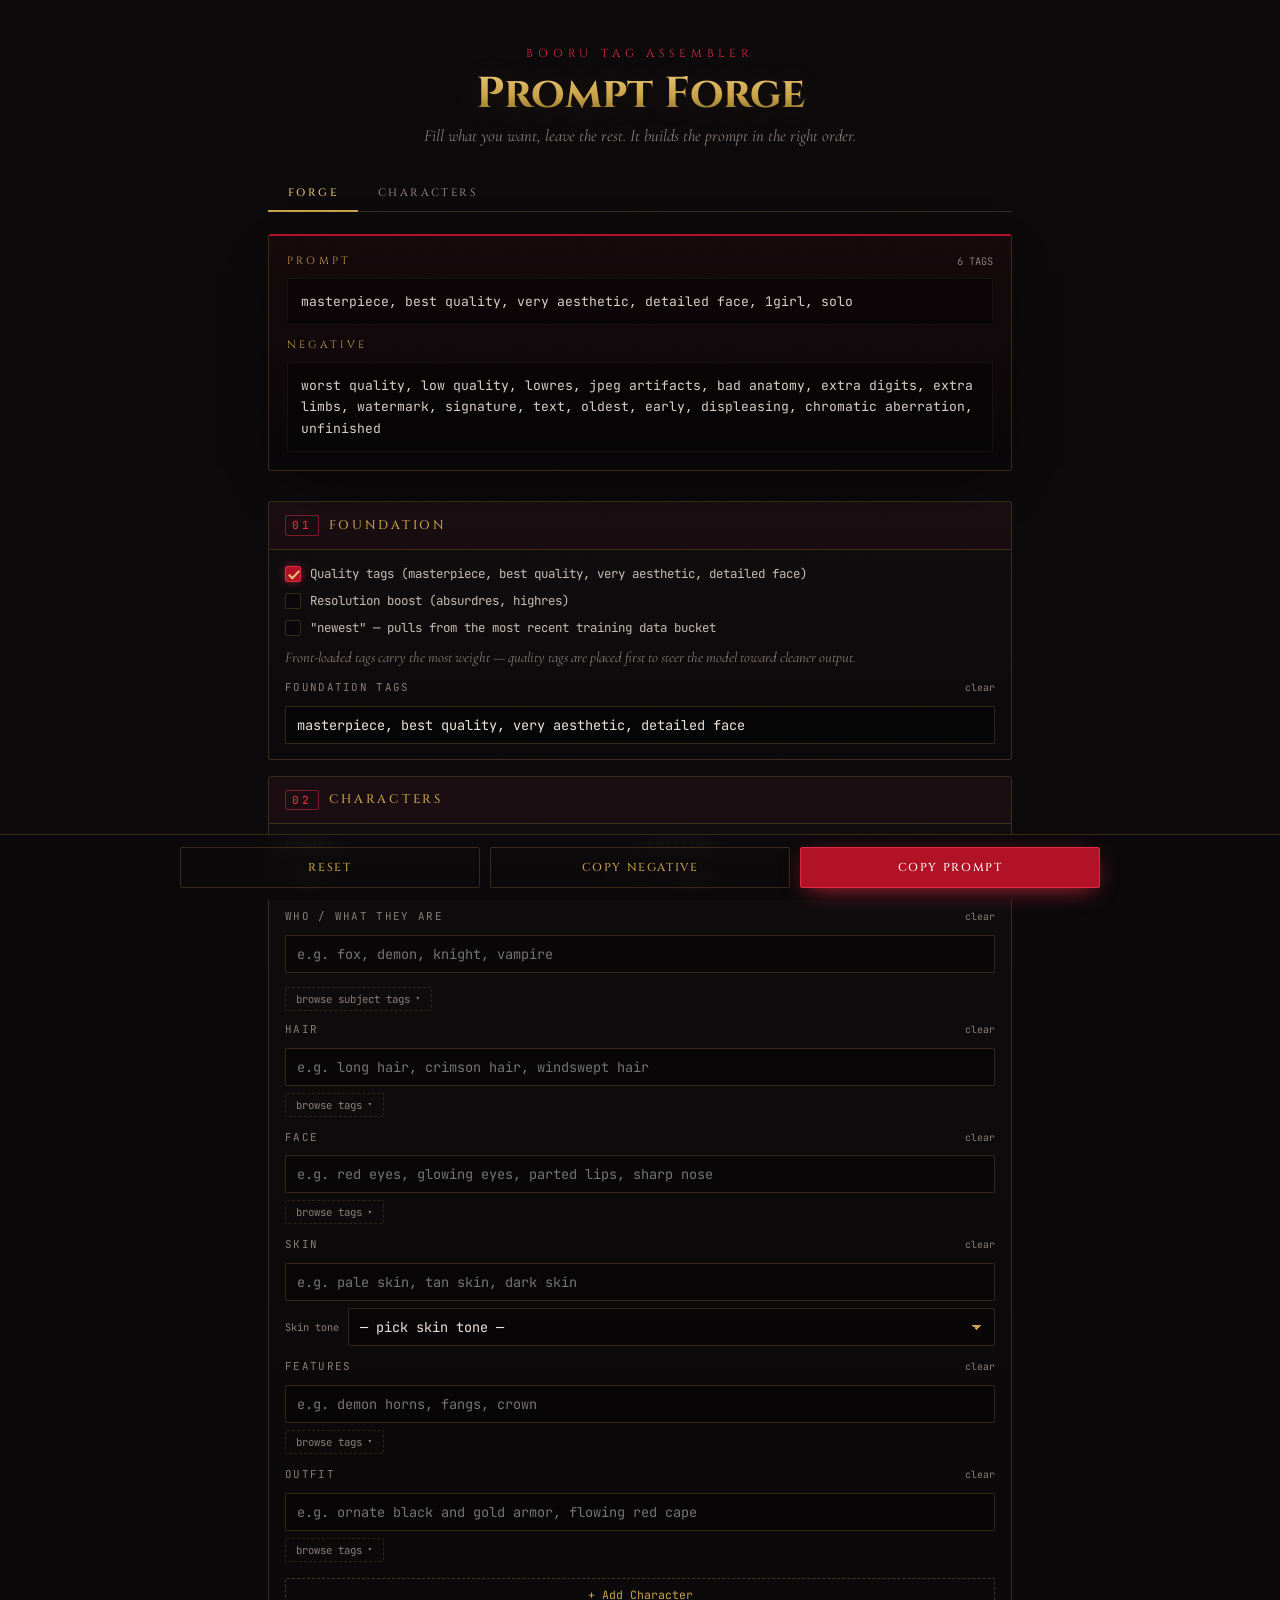
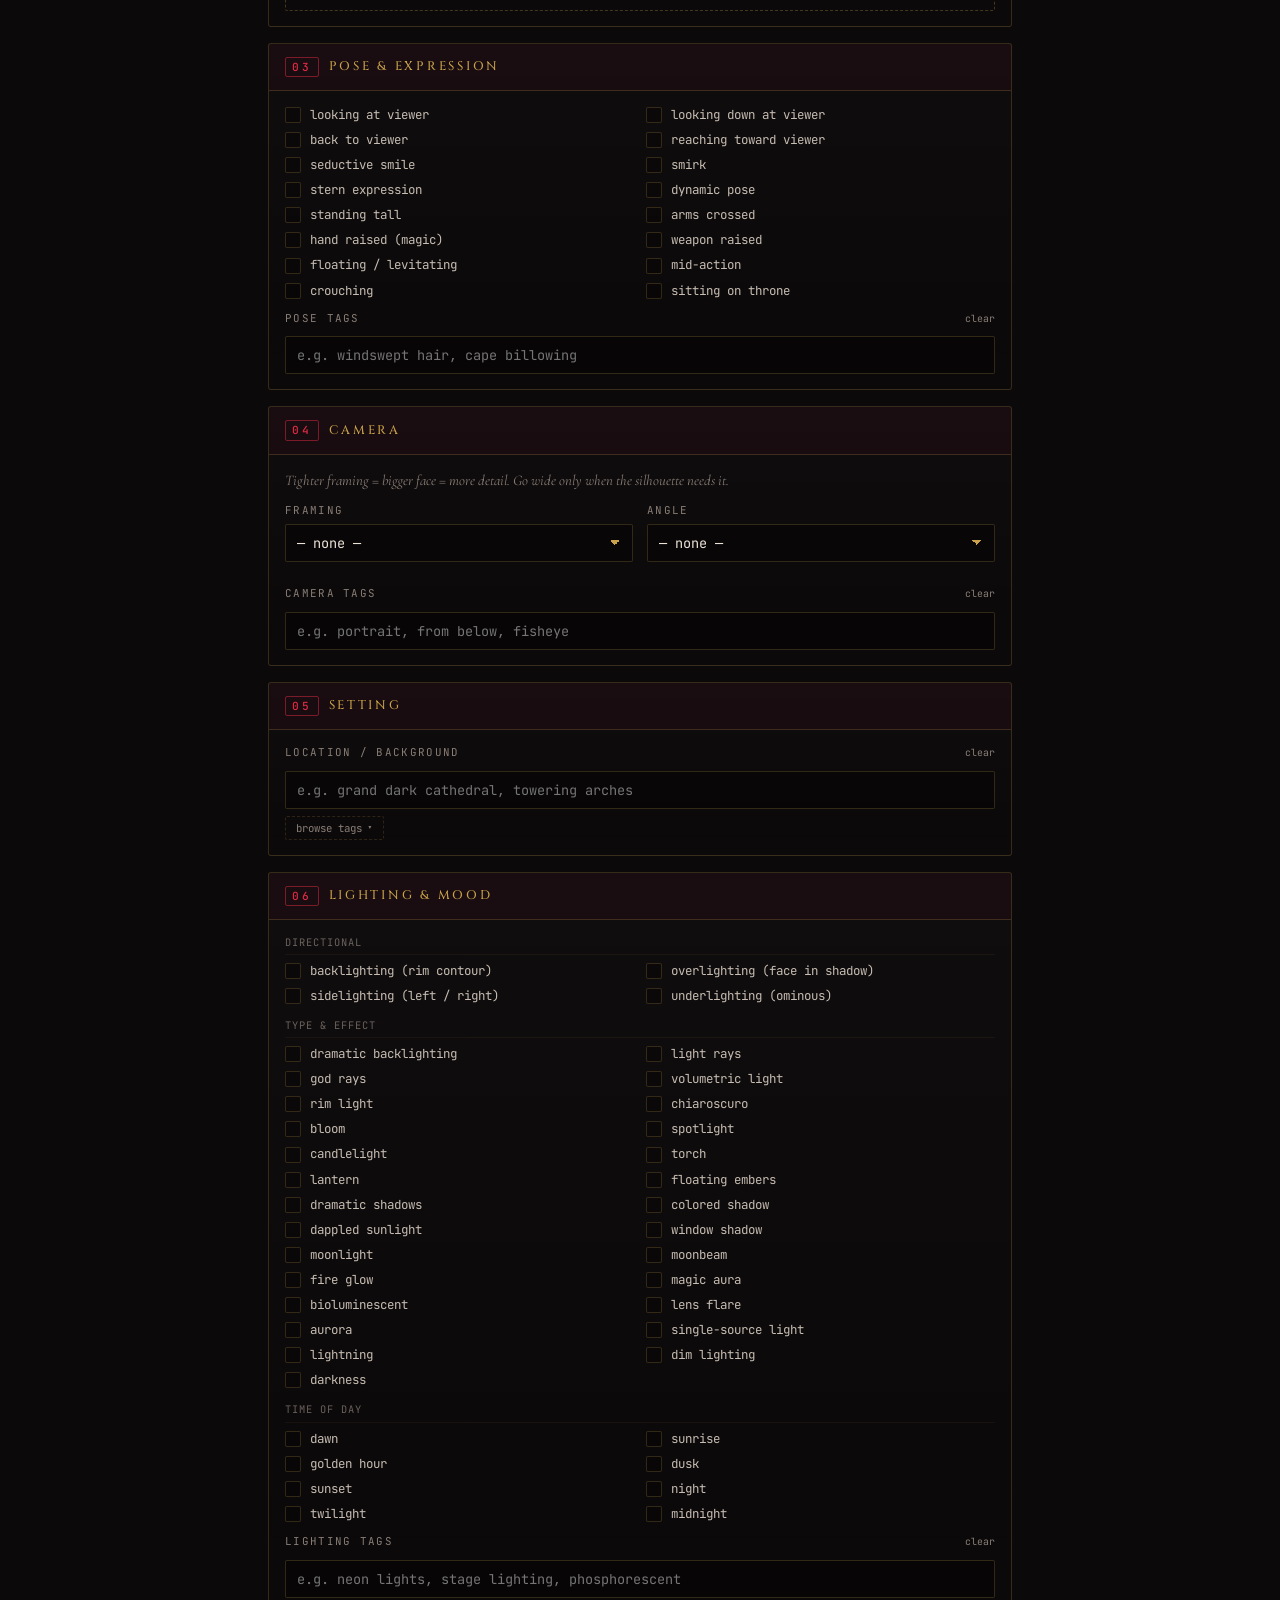
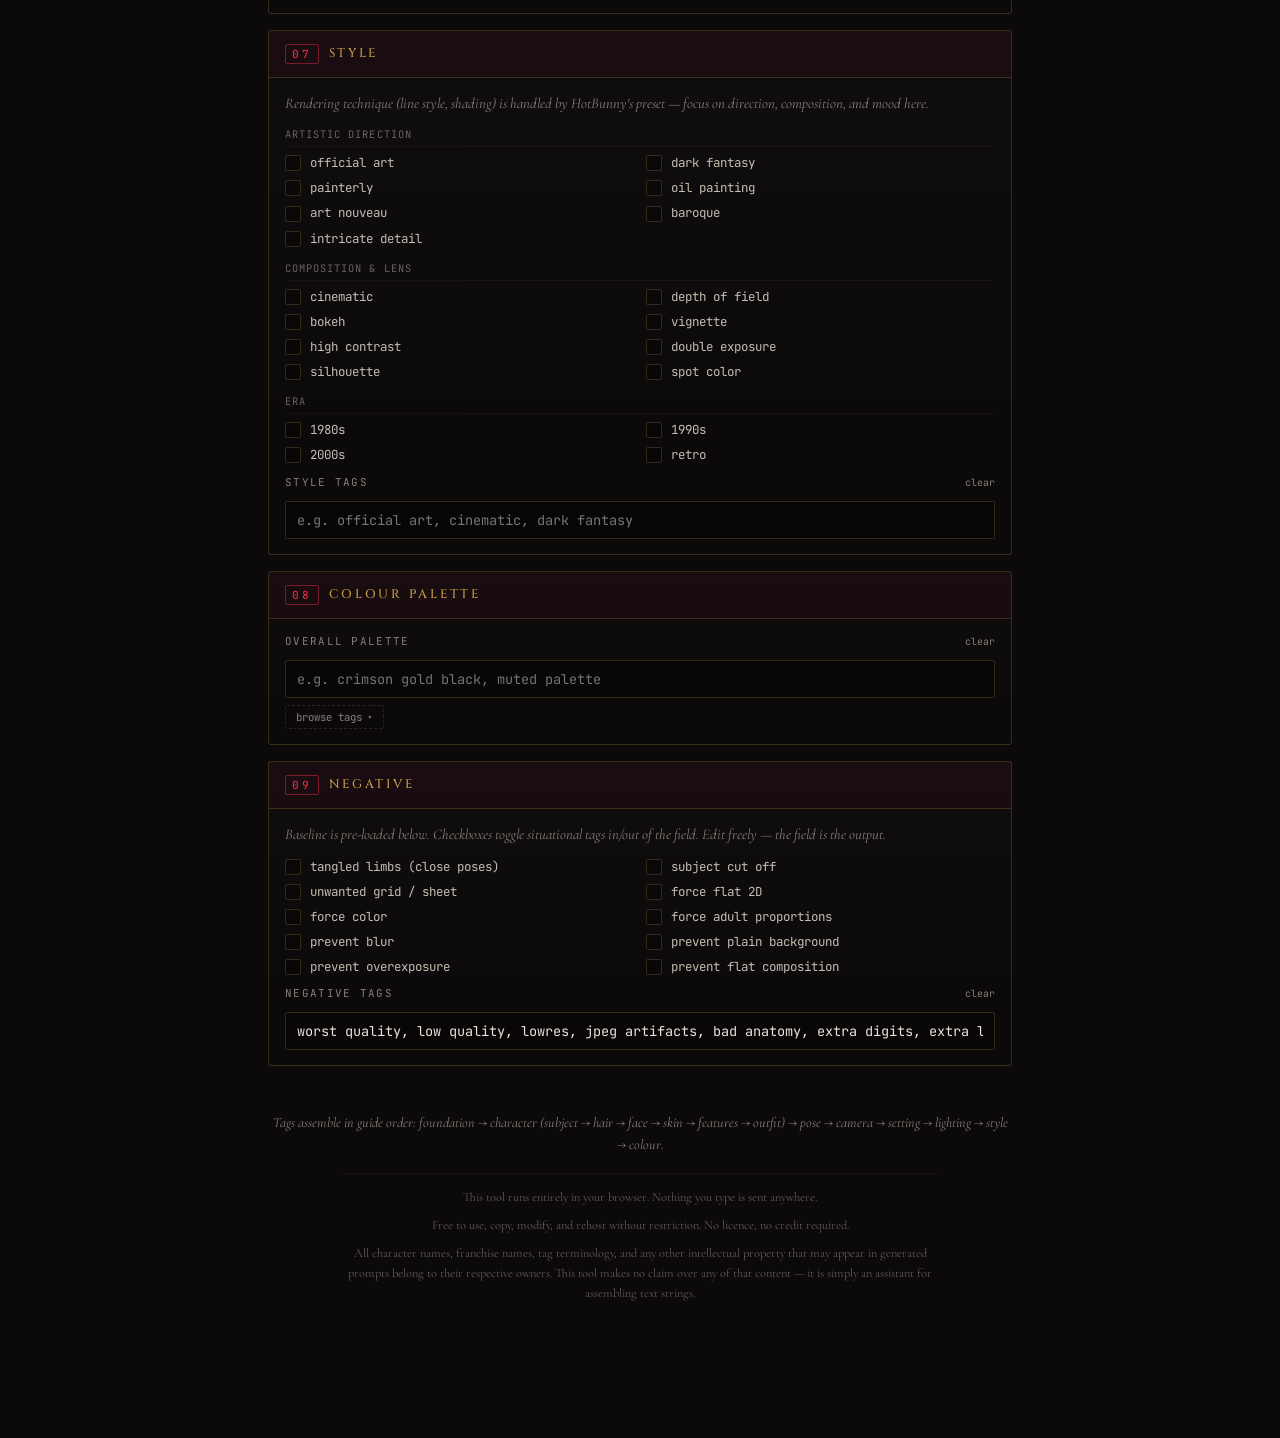
<file: index.html>
<!DOCTYPE html>
<html lang="en">
<head>
<meta charset="UTF-8">
<meta name="viewport" content="width=device-width, initial-scale=1.0">
<title>Prompt Forge</title>
<link rel="preconnect" href="https://fonts.googleapis.com">
<link rel="preconnect" href="https://fonts.gstatic.com" crossorigin>
<link href="https://fonts.googleapis.com/css2?family=Cinzel:wght@500;700&family=Cormorant+Garamond:ital,wght@0,400;0,600;1,400&family=JetBrains+Mono:wght@400;500&display=swap" rel="stylesheet">
<link rel="stylesheet" href="style.css">
<link rel="icon" type="image/png" href="favicon-32x32.png" sizes="32x32">
<link rel="icon" type="image/png" href="favicon-192x192.png" sizes="192x192">
</head>
<body>
<div class="wrap">

  <header>
    <div class="mark">Booru Tag Assembler</div>
    <h1>Prompt Forge</h1>
    <p>Fill what you want, leave the rest. It builds the prompt in the right order.</p>
  </header>

  <nav class="tab-nav">
    <button class="tab-btn active" data-tab="forge">Forge</button>
    <button class="tab-btn" data-tab="chars">Characters</button>
  </nav>

  <div id="tabForge">

  <!-- Live preview -->
  <div class="preview">
    <div class="plabel"><span>Prompt</span><span class="tagcount" id="tagCount"></span></div>
    <div class="out" id="outPrompt"></div>
    <div class="negblock">
      <div class="plabel"><span>Negative</span></div>
      <div class="out" id="outNeg"></div>
    </div>
  </div>

  <!-- ── 01 Foundation ─────────────────────────────────────────────────── -->
  <div class="section">
    <h2><span class="num">01</span> Foundation</h2>
    <div class="body">
      <div data-rebuild="foundation">
        <label class="cb"><input type="checkbox" id="qQuality" checked><span class="box"></span>Quality tags (masterpiece, best quality, very aesthetic, detailed face)</label>
        <label class="cb" style="margin-top:9px"><input type="checkbox" id="qRes"><span class="box"></span>Resolution boost (absurdres, highres)</label>
        <label class="cb" style="margin-top:9px"><input type="checkbox" id="qNewest"><span class="box"></span>"newest" — pulls from the most recent training data bucket</label>
      </div>
      <div class="hint" style="margin-top:10px">Front-loaded tags carry the most weight — quality tags are placed first to steer the model toward cleaner output.</div>
      <div class="field" style="margin-top:12px">
        <div class="field-head"><span>Foundation tags</span><button class="clear-field" data-clear="foundation">clear</button></div>
        <input type="text" id="foundation">
      </div>
    </div>
  </div>

  <!-- ── 02 Characters ────────────────────────────────────────────────── -->
  <div class="section">
    <h2><span class="num">02</span> Characters</h2>
    <div class="body">

      <!-- Character 1 -->
      <p class="char-heading" id="char1AppearanceLabel" style="display:none">Character 1</p>
      <div class="two" style="margin-bottom:11px">
        <label class="field" style="margin-bottom:0">
          <span>Gender</span>
          <select id="char1">
            <option value="">— none —</option>
            <option value="girl" selected>girl</option>
            <option value="boy">boy</option>
            <option value="other">other</option>
          </select>
        </label>
        <label class="field" style="margin-bottom:0">
          <span>Position</span>
          <select id="char1Pos">
            <option value="">— none —</option>
            <option value="on the left">left</option>
            <option value="in the center">center</option>
            <option value="on the right">right</option>
            <option value="at the top">top</option>
            <option value="at the bottom">bottom</option>
            <option value="in the foreground">front</option>
            <option value="in the background">behind</option>
          </select>
        </label>
      </div>
      <div class="field" style="margin-bottom:7px">
        <div class="field-head"><span>Who / what they are</span><button class="clear-field" data-clear="subject">clear</button></div>
        <input type="text" id="subject" placeholder="e.g. fox, demon, knight, vampire">
      </div>
      <button class="chip-toggle" data-panel="panelSubject" style="margin-bottom:11px">browse subject tags <span class="ct-arr">▾</span></button>
      <div class="chip-panel" id="panelSubject" style="margin-bottom:11px">
        <div class="chip-search-wrap">
          <span class="chip-search-icon">⌕</span>
          <input class="chip-search" placeholder="filter subject tags…" data-chips="chipsSubject">
        </div>
        <div class="chips" id="chipsSubject"></div>
        <div class="no-match" data-for="chipsSubject">No matching tags.</div>
      </div>

      <div class="field">
        <div class="field-head"><span>Hair</span><button class="clear-field" data-clear="hair">clear</button></div>
        <input type="text" id="hair" placeholder="e.g. long hair, crimson hair, windswept hair">
        <button class="chip-toggle" data-panel="panelHair">browse tags <span class="ct-arr">▾</span></button>
        <div class="chip-panel" id="panelHair">
          <div class="colour-push-row" style="margin-top:0;margin-bottom:9px">
            <span class="push-label">Colour</span>
            <select id="hairColour" class="colour-select colour-push"
                    data-target="hair" data-suffix=" hair"
                    data-placeholder="— pick hair colour —"></select>
          </div>
          <div class="chip-search-wrap">
            <span class="chip-search-icon">⌕</span>
            <input class="chip-search" placeholder="filter hair style tags…" data-chips="chipsHair">
          </div>
          <div class="chips" id="chipsHair"></div>
          <div class="no-match" data-for="chipsHair">No matching tags.</div>
        </div>
      </div>

      <div class="field">
        <div class="field-head"><span>Face</span><button class="clear-field" data-clear="face">clear</button></div>
        <input type="text" id="face" placeholder="e.g. red eyes, glowing eyes, parted lips, sharp nose">
        <button class="chip-toggle" data-panel="panelFace">browse tags <span class="ct-arr">▾</span></button>
        <div class="chip-panel" id="panelFace">
          <div class="colour-push-row" style="margin-top:0;margin-bottom:9px">
            <span class="push-label">Eye colour</span>
            <select id="faceColour" class="colour-select colour-push"
                    data-target="face" data-suffix=" eyes"
                    data-placeholder="— pick eye colour —"></select>
          </div>
          <div class="chip-search-wrap">
            <span class="chip-search-icon">⌕</span>
            <input class="chip-search" placeholder="filter face tags…" data-chips="chipsFace">
          </div>
          <div class="chips" id="chipsFace"></div>
          <div class="no-match" data-for="chipsFace">No matching tags.</div>
        </div>
      </div>

      <div class="field">
        <div class="field-head"><span>Skin</span><button class="clear-field" data-clear="skin">clear</button></div>
        <input type="text" id="skin" placeholder="e.g. pale skin, tan skin, dark skin">
        <div class="colour-push-row">
          <span class="push-label">Skin tone</span>
          <select id="skinColour" class="colour-select colour-push"
                  data-target="skin" data-suffix=" skin" data-list="skin"
                  data-placeholder="— pick skin tone —"></select>
        </div>
      </div>

      <div class="field">
        <div class="field-head"><span>Features</span><button class="clear-field" data-clear="feat">clear</button></div>
        <input type="text" id="feat" placeholder="e.g. demon horns, fangs, crown">
        <button class="chip-toggle" data-panel="panelFeatures">browse tags <span class="ct-arr">▾</span></button>
        <div class="chip-panel" id="panelFeatures">
          <div class="chip-search-wrap">
            <span class="chip-search-icon">⌕</span>
            <input class="chip-search" placeholder="filter feature tags…" data-chips="chipsFeatures">
          </div>
          <div class="chips" id="chipsFeatures"></div>
          <div class="no-match" data-for="chipsFeatures">No matching tags.</div>
        </div>
      </div>

      <div class="field">
        <div class="field-head"><span>Outfit</span><button class="clear-field" data-clear="outfit">clear</button></div>
        <input type="text" id="outfit" placeholder="e.g. ornate black and gold armor, flowing red cape">
        <button class="chip-toggle" data-panel="panelOutfit">browse tags <span class="ct-arr">▾</span></button>
        <div class="chip-panel" id="panelOutfit">
          <div class="chip-search-wrap">
            <span class="chip-search-icon">⌕</span>
            <input class="chip-search" placeholder="filter outfit tags…" data-chips="chipsOutfit">
          </div>
          <div class="chips" id="chipsOutfit"></div>
          <div class="no-match" data-for="chipsOutfit">No matching tags.</div>
        </div>
      </div>

      <!-- Add Character button -->
      <button class="add-char-btn" id="addCharBtn">+ Add Character</button>

      <!-- Character 2 block -->
      <div id="char2AppearanceBlock" style="display:none">
        <div class="count-divider" style="margin:16px 0 0"></div>
        <div class="char2-header">
          <p class="char-heading" style="margin:0;border:none;padding:0">Character 2</p>
          <button class="clear-field" id="removeCharBtn">× remove</button>
        </div>

        <div class="two" style="margin-bottom:11px">
          <label class="field" style="margin-bottom:0">
            <span>Gender</span>
            <select id="char2">
              <option value="" selected>— none —</option>
              <option value="girl">girl</option>
              <option value="boy">boy</option>
              <option value="other">other</option>
            </select>
          </label>
          <label class="field" style="margin-bottom:0">
            <span>Position</span>
            <select id="char2Pos">
              <option value="">— none —</option>
              <option value="on the left">left</option>
              <option value="in the center">center</option>
              <option value="on the right">right</option>
            </select>
          </label>
        </div>
        <div class="field" style="margin-bottom:7px">
          <div class="field-head"><span>Who / what they are</span><button class="clear-field" data-clear="c2subject">clear</button></div>
          <input type="text" id="c2subject" placeholder="e.g. fox, elf, knight, vampire">
        </div>
        <button class="chip-toggle" data-panel="panelC2Subject" style="margin-bottom:11px">browse subject tags <span class="ct-arr">▾</span></button>
        <div class="chip-panel" id="panelC2Subject" style="margin-bottom:11px">
          <div class="chip-search-wrap">
            <span class="chip-search-icon">⌕</span>
            <input class="chip-search" placeholder="filter subject tags…" data-chips="chipsC2Subject">
          </div>
          <div class="chips" id="chipsC2Subject"></div>
          <div class="no-match" data-for="chipsC2Subject">No matching tags.</div>
        </div>

        <div class="field">
          <div class="field-head"><span>Hair</span><button class="clear-field" data-clear="c2hair">clear</button></div>
          <input type="text" id="c2hair" placeholder="e.g. short silver hair, windswept">
          <button class="chip-toggle" data-panel="panelC2Hair">browse tags <span class="ct-arr">▾</span></button>
          <div class="chip-panel" id="panelC2Hair">
            <div class="colour-push-row" style="margin-top:0;margin-bottom:9px">
              <span class="push-label">Colour</span>
              <select id="c2hairColour" class="colour-select colour-push"
                      data-target="c2hair" data-suffix=" hair"
                      data-placeholder="— pick hair colour —"></select>
            </div>
            <div class="chip-search-wrap">
              <span class="chip-search-icon">⌕</span>
              <input class="chip-search" placeholder="filter hair style tags…" data-chips="chipsC2Hair">
            </div>
            <div class="chips" id="chipsC2Hair"></div>
            <div class="no-match" data-for="chipsC2Hair">No matching tags.</div>
          </div>
        </div>

        <div class="field">
          <div class="field-head"><span>Face tags</span><button class="clear-field" data-clear="c2face">clear</button></div>
          <input type="text" id="c2face" placeholder="e.g. sharp eyes, parted lips, mole under eye">
          <button class="chip-toggle" data-panel="panelC2Face">browse tags <span class="ct-arr">▾</span></button>
          <div class="chip-panel" id="panelC2Face">
            <div class="colour-push-row" style="margin-top:0;margin-bottom:9px">
              <span class="push-label">Eye colour</span>
              <select id="c2faceColour" class="colour-select colour-push"
                      data-target="c2face" data-suffix=" eyes"
                      data-placeholder="— pick eye colour —"></select>
            </div>
            <div class="chip-search-wrap">
              <span class="chip-search-icon">⌕</span>
              <input class="chip-search" placeholder="filter face tags…" data-chips="chipsC2Face">
            </div>
            <div class="chips" id="chipsC2Face"></div>
            <div class="no-match" data-for="chipsC2Face">No matching tags.</div>
          </div>
        </div>

        <div class="field">
          <div class="field-head"><span>Skin</span><button class="clear-field" data-clear="c2skin">clear</button></div>
          <input type="text" id="c2skin" placeholder="e.g. pale skin, tan skin">
          <div class="colour-push-row">
            <span class="push-label">Skin tone</span>
            <select id="c2skinColour" class="colour-select colour-push"
                    data-target="c2skin" data-suffix=" skin" data-list="skin"
                    data-placeholder="— pick skin tone —"></select>
          </div>
        </div>

        <div class="field">
          <div class="field-head"><span>Features</span><button class="clear-field" data-clear="c2feat">clear</button></div>
          <input type="text" id="c2feat" placeholder="e.g. elf ears, pointed ears, wolf ears">
          <button class="chip-toggle" data-panel="panelC2Features">browse tags <span class="ct-arr">▾</span></button>
          <div class="chip-panel" id="panelC2Features">
            <div class="chip-search-wrap">
              <span class="chip-search-icon">⌕</span>
              <input class="chip-search" placeholder="filter feature tags…" data-chips="chipsC2Features">
            </div>
            <div class="chips" id="chipsC2Features"></div>
            <div class="no-match" data-for="chipsC2Features">No matching tags.</div>
          </div>
        </div>

        <p class="subhead">Outfit</p>
        <div class="field">
          <div class="field-head"><span>Outfit tags</span><button class="clear-field" data-clear="c2outfit">clear</button></div>
          <input type="text" id="c2outfit" placeholder="e.g. blue mage robes, silver armor">
          <button class="chip-toggle" data-panel="panelC2Outfit">browse tags <span class="ct-arr">▾</span></button>
          <div class="chip-panel" id="panelC2Outfit">
            <div class="chip-search-wrap">
              <span class="chip-search-icon">⌕</span>
              <input class="chip-search" placeholder="filter outfit tags…" data-chips="chipsC2Outfit">
            </div>
            <div class="chips" id="chipsC2Outfit"></div>
            <div class="no-match" data-for="chipsC2Outfit">No matching tags.</div>
          </div>
        </div>
      </div>

      <!-- Hidden count field (used for prompt assembly in single-char mode) -->
      <input type="text" id="count" style="display:none">

    </div>
  </div>

  <!-- ── 03 Pose & Expression ───────────────────────────────────────────── -->
  <div class="section">
    <h2><span class="num">03</span> Pose &amp; Expression</h2>
    <div class="body">
      <div class="checks" data-field="pose">
        <label class="cb"><input type="checkbox" value="looking at viewer"><span class="box"></span>looking at viewer</label>
        <label class="cb"><input type="checkbox" value="looking down at viewer"><span class="box"></span>looking down at viewer</label>
        <label class="cb"><input type="checkbox" value="back to viewer"><span class="box"></span>back to viewer</label>
        <label class="cb"><input type="checkbox" value="reaching toward viewer"><span class="box"></span>reaching toward viewer</label>
        <label class="cb"><input type="checkbox" value="seductive smile"><span class="box"></span>seductive smile</label>
        <label class="cb"><input type="checkbox" value="smirk"><span class="box"></span>smirk</label>
        <label class="cb"><input type="checkbox" value="stern expression"><span class="box"></span>stern expression</label>
        <label class="cb"><input type="checkbox" value="dynamic pose"><span class="box"></span>dynamic pose</label>
        <label class="cb"><input type="checkbox" value="standing tall"><span class="box"></span>standing tall</label>
        <label class="cb"><input type="checkbox" value="arms crossed"><span class="box"></span>arms crossed</label>
        <label class="cb"><input type="checkbox" value="hand raised, magic"><span class="box"></span>hand raised (magic)</label>
        <label class="cb"><input type="checkbox" value="weapon raised"><span class="box"></span>weapon raised</label>
        <label class="cb"><input type="checkbox" value="floating, levitating"><span class="box"></span>floating / levitating</label>
        <label class="cb"><input type="checkbox" value="mid-action"><span class="box"></span>mid-action</label>
        <label class="cb"><input type="checkbox" value="crouching"><span class="box"></span>crouching</label>
        <label class="cb"><input type="checkbox" value="sitting on throne"><span class="box"></span>sitting on throne</label>
      </div>
      <div class="field" style="margin-top:11px">
        <div class="field-head"><span>Pose tags</span><button class="clear-field" data-clear="pose">clear</button></div>
        <input type="text" id="pose" placeholder="e.g. windswept hair, cape billowing">
      </div>
    </div>
  </div>

  <!-- ── 04 Camera ─────────────────────────────────────────────────────── -->
  <div class="section">
    <h2><span class="num">04</span> Camera</h2>
    <div class="body">
      <div class="hint">Tighter framing = bigger face = more detail. Go wide only when the silhouette needs it.</div>
      <div class="two">
        <label class="field"><span>Framing</span>
          <select id="framing">
            <option value="">— none —</option>
            <option value="portrait">portrait (sharpest face)</option>
            <option value="upper body">upper body</option>
            <option value="cowboy shot">cowboy shot</option>
            <option value="full body">full body</option>
            <option value="wide shot">wide shot</option>
            <option value="extreme close-up">extreme close-up</option>
          </select>
        </label>
        <label class="field"><span>Angle</span>
          <select id="angle">
            <option value="">— none —</option>
            <option value="from below">from below (dominance)</option>
            <option value="from above">from above</option>
            <option value="dutch angle">dutch angle (energy)</option>
            <option value="from side">from side</option>
            <option value="close-up">close-up</option>
            <option value="three-quarter view">three-quarter view</option>
            <option value="bird's eye view">bird's eye view</option>
            <option value="worm's eye view">worm's eye view</option>
          </select>
        </label>
      </div>
      <div class="field" style="margin-top:11px">
        <div class="field-head"><span>Camera tags</span><button class="clear-field" data-clear="camera">clear</button></div>
        <input type="text" id="camera" placeholder="e.g. portrait, from below, fisheye">
      </div>
    </div>
  </div>

  <!-- ── 05 Setting ────────────────────────────────────────────────────── -->
  <div class="section">
    <h2><span class="num">05</span> Setting</h2>
    <div class="body">
      <div class="field">
        <div class="field-head"><span>Location / background</span><button class="clear-field" data-clear="setting">clear</button></div>
        <input type="text" id="setting" placeholder="e.g. grand dark cathedral, towering arches">
        <button class="chip-toggle" data-panel="panelSetting">browse tags <span class="ct-arr">▾</span></button>
        <div class="chip-panel" id="panelSetting">
          <div class="chip-search-wrap">
            <span class="chip-search-icon">⌕</span>
            <input class="chip-search" placeholder="filter setting tags…" data-chips="chipsSetting">
          </div>
          <div class="chips" id="chipsSetting"></div>
          <div class="no-match" data-for="chipsSetting">No matching tags.</div>
        </div>
      </div>
    </div>
  </div>

  <!-- ── 06 Lighting & Mood ─────────────────────────────────────────────── -->
  <div class="section">
    <h2><span class="num">06</span> Lighting &amp; Mood</h2>
    <div class="body">
      <p class="subhead">Directional</p>
      <div class="checks" id="lightDir" data-field="lighting">
        <label class="cb"><input type="checkbox" value="backlighting"><span class="box"></span>backlighting (rim contour)</label>
        <label class="cb"><input type="checkbox" value="overlighting"><span class="box"></span>overlighting (face in shadow)</label>
        <label class="cb"><input type="checkbox" value="sidelighting"><span class="box"></span>sidelighting (left / right)</label>
        <label class="cb"><input type="checkbox" value="underlighting"><span class="box"></span>underlighting (ominous)</label>
      </div>
      <p class="subhead">Type &amp; Effect</p>
      <div class="checks" id="light" data-field="lighting">
        <label class="cb"><input type="checkbox" value="dramatic backlighting"><span class="box"></span>dramatic backlighting</label>
        <label class="cb"><input type="checkbox" value="light rays"><span class="box"></span>light rays</label>
        <label class="cb"><input type="checkbox" value="god rays"><span class="box"></span>god rays</label>
        <label class="cb"><input type="checkbox" value="volumetric light"><span class="box"></span>volumetric light</label>
        <label class="cb"><input type="checkbox" value="strong rim light"><span class="box"></span>rim light</label>
        <label class="cb"><input type="checkbox" value="chiaroscuro"><span class="box"></span>chiaroscuro</label>
        <label class="cb"><input type="checkbox" value="bloom"><span class="box"></span>bloom</label>
        <label class="cb"><input type="checkbox" value="spotlight"><span class="box"></span>spotlight</label>
        <label class="cb"><input type="checkbox" value="candlelight"><span class="box"></span>candlelight</label>
        <label class="cb"><input type="checkbox" value="torch"><span class="box"></span>torch</label>
        <label class="cb"><input type="checkbox" value="lantern"><span class="box"></span>lantern</label>
        <label class="cb"><input type="checkbox" value="floating embers"><span class="box"></span>floating embers</label>
        <label class="cb"><input type="checkbox" value="dramatic shadows"><span class="box"></span>dramatic shadows</label>
        <label class="cb"><input type="checkbox" value="colored shadow"><span class="box"></span>colored shadow</label>
        <label class="cb"><input type="checkbox" value="dappled sunlight"><span class="box"></span>dappled sunlight</label>
        <label class="cb"><input type="checkbox" value="window shadow"><span class="box"></span>window shadow</label>
        <label class="cb"><input type="checkbox" value="moonlight"><span class="box"></span>moonlight</label>
        <label class="cb"><input type="checkbox" value="moonbeam"><span class="box"></span>moonbeam</label>
        <label class="cb"><input type="checkbox" value="fire"><span class="box"></span>fire glow</label>
        <label class="cb"><input type="checkbox" value="magic aura, glowing aura"><span class="box"></span>magic aura</label>
        <label class="cb"><input type="checkbox" value="bioluminescent"><span class="box"></span>bioluminescent</label>
        <label class="cb"><input type="checkbox" value="lens flare"><span class="box"></span>lens flare</label>
        <label class="cb"><input type="checkbox" value="aurora borealis"><span class="box"></span>aurora</label>
        <label class="cb"><input type="checkbox" value="single-source light"><span class="box"></span>single-source light</label>
        <label class="cb"><input type="checkbox" value="lightning"><span class="box"></span>lightning</label>
        <label class="cb"><input type="checkbox" value="dim lighting"><span class="box"></span>dim lighting</label>
        <label class="cb"><input type="checkbox" value="darkness"><span class="box"></span>darkness</label>
      </div>
      <p class="subhead">Time of Day</p>
      <div class="checks" id="lightTime" data-field="lighting">
        <label class="cb"><input type="checkbox" value="dawn"><span class="box"></span>dawn</label>
        <label class="cb"><input type="checkbox" value="sunrise"><span class="box"></span>sunrise</label>
        <label class="cb"><input type="checkbox" value="golden hour"><span class="box"></span>golden hour</label>
        <label class="cb"><input type="checkbox" value="dusk"><span class="box"></span>dusk</label>
        <label class="cb"><input type="checkbox" value="sunset"><span class="box"></span>sunset</label>
        <label class="cb"><input type="checkbox" value="night"><span class="box"></span>night</label>
        <label class="cb"><input type="checkbox" value="twilight"><span class="box"></span>twilight</label>
        <label class="cb"><input type="checkbox" value="midnight"><span class="box"></span>midnight</label>
      </div>
      <div class="field" style="margin-top:11px">
        <div class="field-head"><span>Lighting tags</span><button class="clear-field" data-clear="lighting">clear</button></div>
        <input type="text" id="lighting" placeholder="e.g. neon lights, stage lighting, phosphorescent">
      </div>
    </div>
  </div>

  <!-- ── 07 Style ───────────────────────────────────────────────────────── -->
  <div class="section">
    <h2><span class="num">07</span> Style</h2>
    <div class="body">
      <div class="hint">Rendering technique (line style, shading) is handled by HotBunny's preset — focus on direction, composition, and mood here.</div>
      <p class="subhead">Artistic Direction</p>
      <div class="checks" data-field="style">
        <label class="cb"><input type="checkbox" value="official art"><span class="box"></span>official art</label>
        <label class="cb"><input type="checkbox" value="dark fantasy"><span class="box"></span>dark fantasy</label>
        <label class="cb"><input type="checkbox" value="painterly"><span class="box"></span>painterly</label>
        <label class="cb"><input type="checkbox" value="oil painting style"><span class="box"></span>oil painting</label>
        <label class="cb"><input type="checkbox" value="art nouveau"><span class="box"></span>art nouveau</label>
        <label class="cb"><input type="checkbox" value="baroque composition"><span class="box"></span>baroque</label>
        <label class="cb"><input type="checkbox" value="intricate detail"><span class="box"></span>intricate detail</label>
      </div>
      <p class="subhead">Composition &amp; Lens</p>
      <div class="checks" data-field="style">
        <label class="cb"><input type="checkbox" value="cinematic"><span class="box"></span>cinematic</label>
        <label class="cb"><input type="checkbox" value="depth of field"><span class="box"></span>depth of field</label>
        <label class="cb"><input type="checkbox" value="bokeh"><span class="box"></span>bokeh</label>
        <label class="cb"><input type="checkbox" value="vignette"><span class="box"></span>vignette</label>
        <label class="cb"><input type="checkbox" value="high contrast"><span class="box"></span>high contrast</label>
        <label class="cb"><input type="checkbox" value="double exposure"><span class="box"></span>double exposure</label>
        <label class="cb"><input type="checkbox" value="silhouette"><span class="box"></span>silhouette</label>
        <label class="cb"><input type="checkbox" value="spot color"><span class="box"></span>spot color</label>
      </div>
      <p class="subhead">Era</p>
      <div class="checks" data-field="style">
        <label class="cb"><input type="checkbox" value="1980s (style)"><span class="box"></span>1980s</label>
        <label class="cb"><input type="checkbox" value="1990s (style)"><span class="box"></span>1990s</label>
        <label class="cb"><input type="checkbox" value="2000s (style)"><span class="box"></span>2000s</label>
        <label class="cb"><input type="checkbox" value="retro artstyle"><span class="box"></span>retro</label>
      </div>
      <div class="field" style="margin-top:11px">
        <div class="field-head"><span>Style tags</span><button class="clear-field" data-clear="style">clear</button></div>
        <input type="text" id="style" placeholder="e.g. official art, cinematic, dark fantasy">
      </div>
    </div>
  </div>

  <!-- ── 08 Colour ──────────────────────────────────────────────────────── -->
  <div class="section">
    <h2><span class="num">08</span> Colour Palette</h2>
    <div class="body">
      <div class="field">
        <div class="field-head"><span>Overall palette</span><button class="clear-field" data-clear="colour">clear</button></div>
        <input type="text" id="colour" placeholder="e.g. crimson gold black, muted palette">
        <button class="chip-toggle" data-panel="panelColour">browse tags <span class="ct-arr">▾</span></button>
        <div class="chip-panel" id="panelColour">
          <div class="chip-search-wrap">
            <span class="chip-search-icon">⌕</span>
            <input class="chip-search" placeholder="filter palette tags…" data-chips="chipsColour">
          </div>
          <div class="chips" id="chipsColour"></div>
          <div class="no-match" data-for="chipsColour">No matching tags.</div>
        </div>
      </div>
    </div>
  </div>

  <!-- ── 09 Negative ────────────────────────────────────────────────────── -->
  <div class="section">
    <h2><span class="num">09</span> Negative</h2>
    <div class="body">
      <div class="hint">Baseline is pre-loaded below. Checkboxes toggle situational tags in/out of the field. Edit freely — the field is the output.</div>
      <div class="checks" id="neg" data-field="negative" style="margin-top:10px">
        <label class="cb"><input type="checkbox" value="extra arms, extra legs"><span class="box"></span>tangled limbs (close poses)</label>
        <label class="cb"><input type="checkbox" value="cropped, out of frame"><span class="box"></span>subject cut off</label>
        <label class="cb"><input type="checkbox" value="multiple views, reference sheet"><span class="box"></span>unwanted grid / sheet</label>
        <label class="cb"><input type="checkbox" value="3d, realistic, photorealistic"><span class="box"></span>force flat 2D</label>
        <label class="cb"><input type="checkbox" value="monochrome, greyscale"><span class="box"></span>force color</label>
        <label class="cb"><input type="checkbox" value="chibi, child"><span class="box"></span>force adult proportions</label>
        <label class="cb"><input type="checkbox" value="blurry, soft focus"><span class="box"></span>prevent blur</label>
        <label class="cb"><input type="checkbox" value="simple background, white background"><span class="box"></span>prevent plain background</label>
        <label class="cb"><input type="checkbox" value="overexposed, washed out"><span class="box"></span>prevent overexposure</label>
        <label class="cb"><input type="checkbox" value="symmetrical, boring composition"><span class="box"></span>prevent flat composition</label>
      </div>
      <div class="field" style="margin-top:10px">
        <div class="field-head"><span>Negative tags</span><button class="clear-field" data-clear="negative">clear</button></div>
        <input type="text" id="negative">
      </div>
    </div>
  </div>

  <footer>
    <p class="order">Tags assemble in guide order: foundation → character (subject → hair → face → skin → features → outfit) → pose → camera → setting → lighting → style → colour.</p>
    <div class="disclaimer">
      <p>This tool runs entirely in your browser. Nothing you type is sent anywhere.</p>
      <p>Free to use, copy, modify, and rehost without restriction. No licence, no credit required.</p>
      <p>All character names, franchise names, tag terminology, and any other intellectual property that may appear in generated prompts belong to their respective owners. This tool makes no claim over any of that content — it is simply an assistant for assembling text strings.</p>
    </div>
  </footer>
  </div><!-- #tabForge -->

  <div id="tabChars" style="display:none">
    <div class="char-browser-bar">
      <div class="chip-search-wrap" style="flex:1;margin-bottom:0">
        <span class="chip-search-icon">⌕</span>
        <input class="char-search-input" id="charSearch" placeholder="search by name, series, or any tag…">
      </div>
      <span class="char-count" id="charCount"></span>
    </div>
    <div id="charGrid" class="char-grid"></div>
    <button id="charLoadMore" class="add-char-btn" style="display:none;margin-top:12px">Load more…</button>
  </div><!-- #tabChars -->
</div>

<div class="bar">
  <button class="btn ghost danger" id="resetAll">Reset</button>
  <button class="btn ghost" id="copyNeg">Copy Negative</button>
  <button class="btn prim" id="copyPrompt">Copy Prompt</button>
</div>

<!-- Data and logic loaded as separate files -->
<script src="tags.js"></script>
<script src="lib.js"></script>
<script src="chars.js"></script>
<script src="app.js"></script>
</body>
</html>
</file>
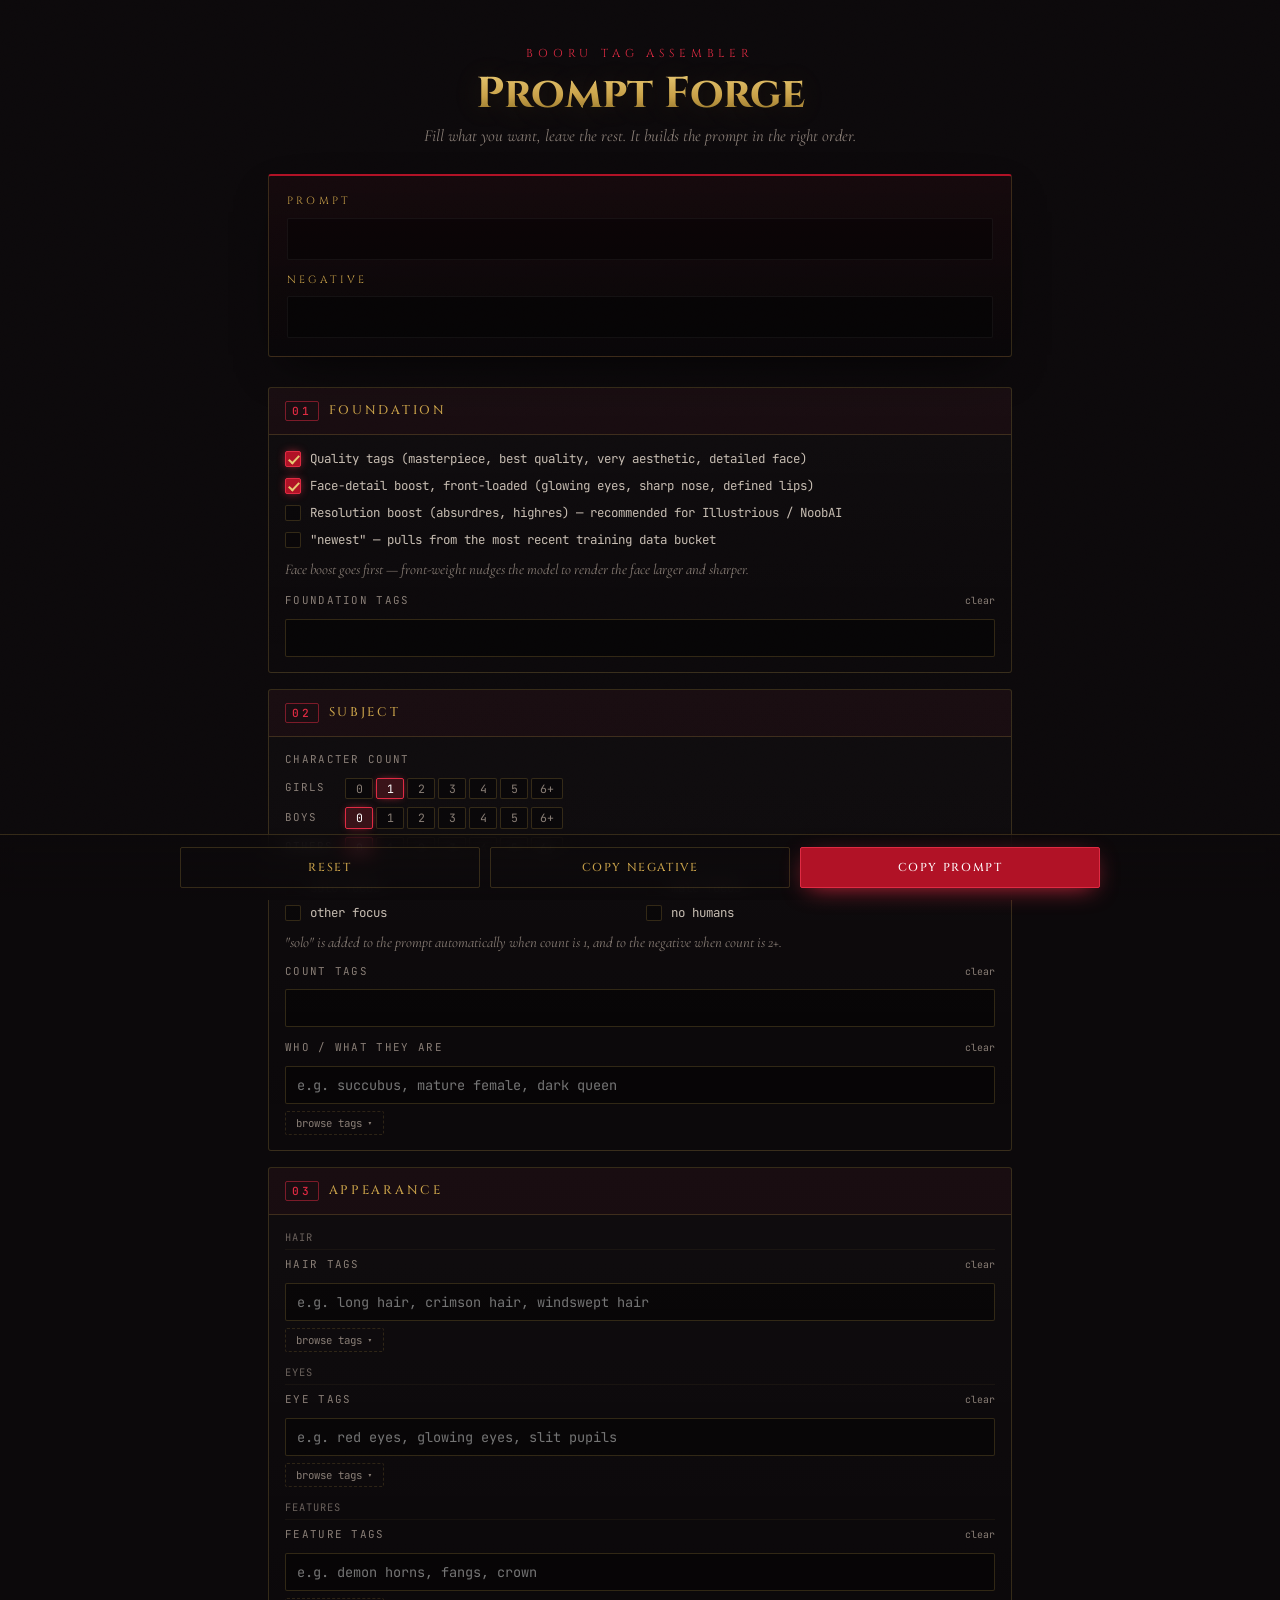
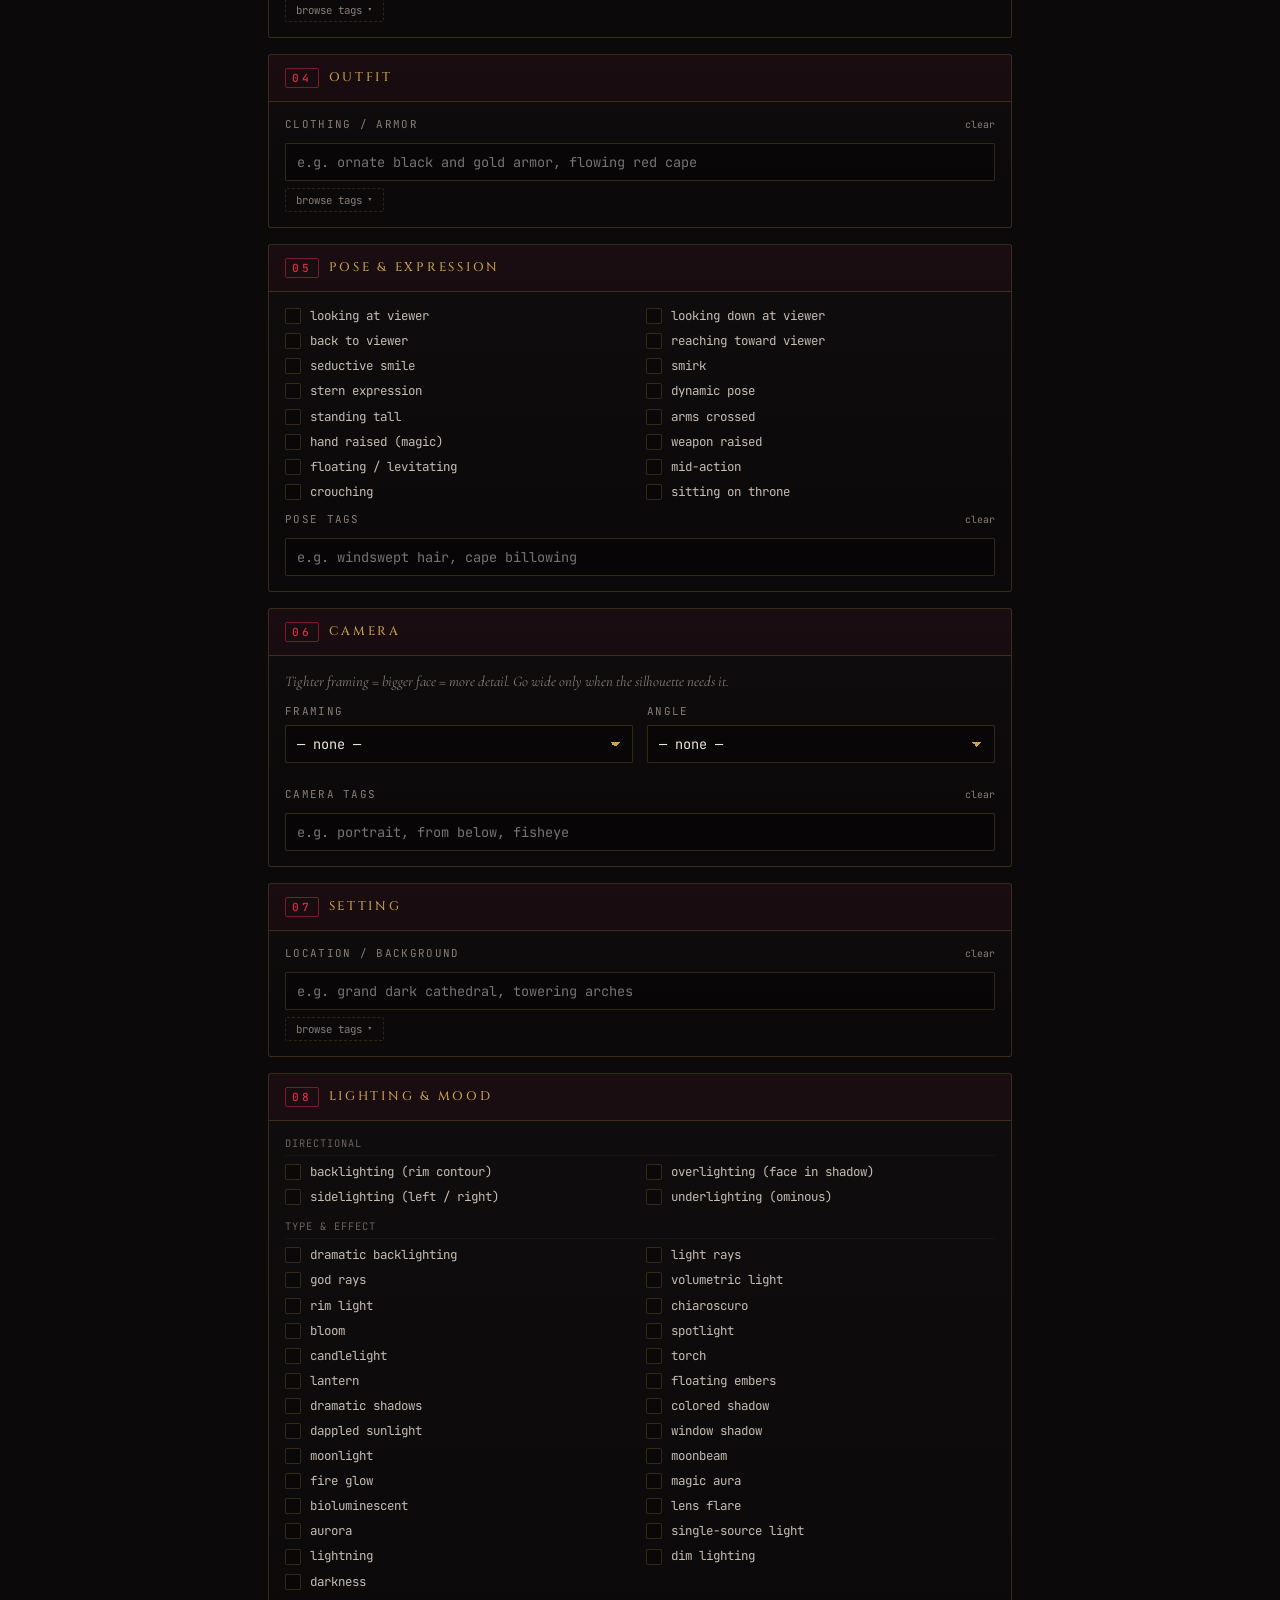
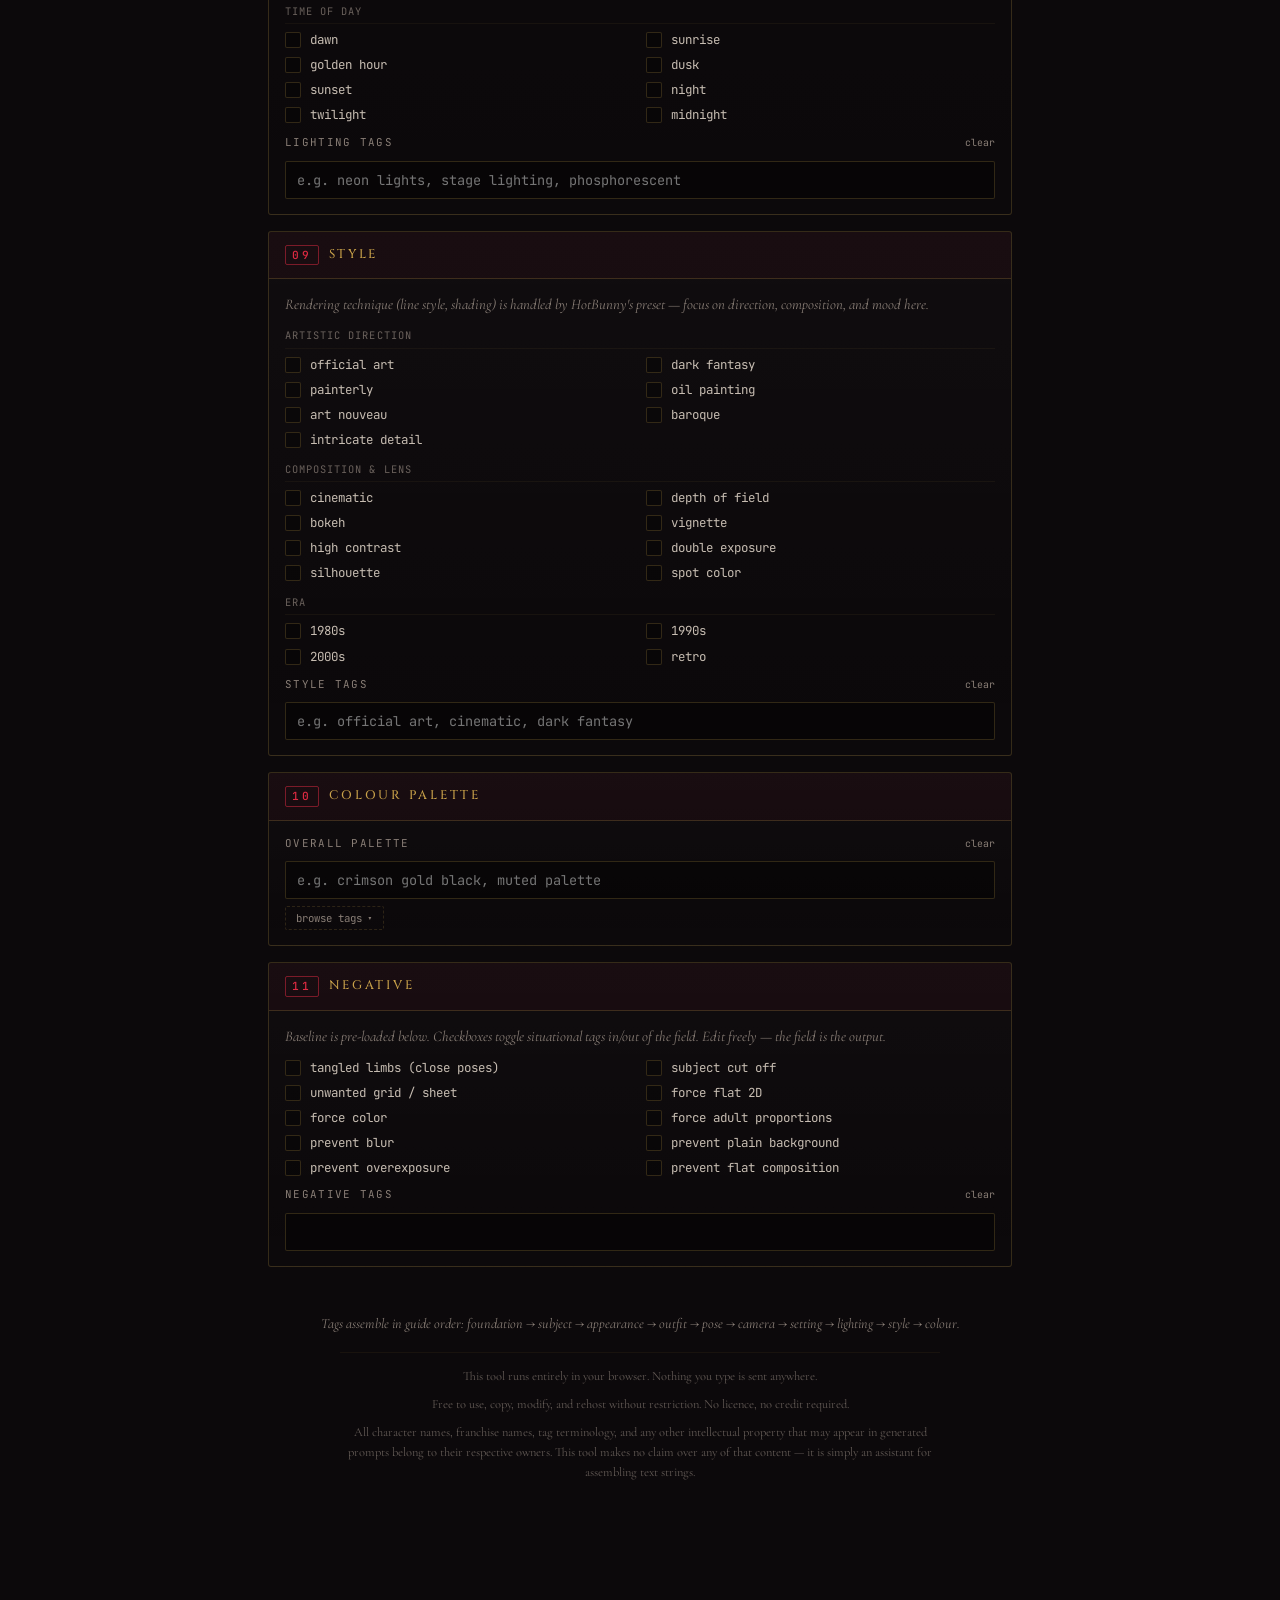
<file: prompt-forge.html>
<!DOCTYPE html>
<html lang="en">
<head>
<meta charset="UTF-8">
<meta name="viewport" content="width=device-width, initial-scale=1.0">
<title>Prompt Forge</title>
<link rel="preconnect" href="https://fonts.googleapis.com">
<link rel="preconnect" href="https://fonts.gstatic.com" crossorigin>
<link href="https://fonts.googleapis.com/css2?family=Cinzel:wght@500;700&family=Cormorant+Garamond:ital,wght@0,400;0,600;1,400&family=JetBrains+Mono:wght@400;500&display=swap" rel="stylesheet">
<style>
  :root{
    --bg:#0c090b;
    --crimson:#b11226;
    --crimson-bright:#df2b43;
    --gold:#c9a24a;
    --gold-bright:#e8c873;
    --text:#ece3d8;
    --muted:#897e76;
    --border:rgba(201,162,74,.22);
    --border-hot:rgba(223,43,67,.5);
  }
  *{box-sizing:border-box;margin:0;padding:0}
  html{scroll-behavior:smooth}
  body{
    background:
      radial-gradient(1200px 600px at 50% -10%, rgba(177,18,38,.18), transparent 60%),
      radial-gradient(900px 500px at 90% 110%, rgba(201,162,74,.10), transparent 55%),
      var(--bg);
    color:var(--text);
    font-family:'Cormorant Garamond',Georgia,serif;
    font-size:18px;
    line-height:1.45;
    padding:0 0 120px;
    min-height:100vh;
  }
  body::before{
    content:"";position:fixed;inset:0;pointer-events:none;z-index:0;
    background-image:url("data:image/svg+xml,%3Csvg xmlns='http://www.w3.org/2000/svg' width='140' height='140'%3E%3Cfilter id='n'%3E%3CfeTurbulence type='fractalNoise' baseFrequency='.9' numOctaves='2'/%3E%3C/filter%3E%3Crect width='100%25' height='100%25' filter='url(%23n)' opacity='.035'/%3E%3C/svg%3E");
    mix-blend-mode:overlay;
  }
  .wrap{max-width:780px;margin:0 auto;padding:0 18px;position:relative;z-index:1}

  /* ── Header ─────────────────────────────────────────────────────────── */
  header{text-align:center;padding:46px 0 26px}
  header .mark{font-family:'Cinzel',serif;letter-spacing:.42em;font-size:.72rem;color:var(--crimson-bright);text-transform:uppercase;margin-bottom:10px}
  header h1{
    font-family:'Cinzel',serif;font-weight:700;font-size:2.7rem;line-height:1;
    background:linear-gradient(180deg,var(--gold-bright),var(--gold) 55%,#8a6d28);
    -webkit-background-clip:text;background-clip:text;color:transparent;
    text-shadow:0 2px 30px rgba(201,162,74,.15);
  }
  header p{color:var(--muted);font-style:italic;font-size:1.05rem;margin-top:8px}

  /* ── Live preview ────────────────────────────────────────────────────── */
  .preview{
    border:1px solid var(--border);border-top:2px solid var(--crimson);
    background:linear-gradient(180deg,rgba(177,18,38,.06),rgba(0,0,0,.25));
    border-radius:3px;padding:18px;margin-bottom:30px;
    box-shadow:0 18px 50px -20px rgba(0,0,0,.8);
  }
  .plabel{font-family:'Cinzel',serif;font-size:.66rem;letter-spacing:.3em;text-transform:uppercase;color:var(--gold);margin-bottom:8px;display:flex;justify-content:space-between;align-items:center}
  .plabel .tagcount{font-family:'JetBrains Mono',monospace;font-size:.65rem;color:var(--muted);letter-spacing:0}
  .out{font-family:'JetBrains Mono',monospace;font-size:.82rem;line-height:1.65;color:#d8cfc4;background:rgba(0,0,0,.35);border:1px solid rgba(255,255,255,.05);border-radius:2px;padding:12px 13px;word-break:break-word;min-height:42px}
  .out .q{color:var(--gold-bright)}
  .negblock{margin-top:13px}

  /* ── Sections ────────────────────────────────────────────────────────── */
  .section{border:1px solid var(--border);border-radius:3px;background:linear-gradient(180deg,rgba(255,255,255,.02),transparent);margin-bottom:16px;overflow:hidden}
  .section > h2{
    font-family:'Cinzel',serif;font-weight:500;font-size:.78rem;letter-spacing:.22em;
    text-transform:uppercase;color:var(--gold);
    padding:13px 16px;border-bottom:1px solid var(--border);
    display:flex;align-items:center;gap:10px;
    background:rgba(177,18,38,.05);
  }
  .section > h2 .num{font-family:'JetBrains Mono',monospace;font-size:.7rem;color:var(--crimson-bright);border:1px solid var(--border-hot);border-radius:2px;padding:1px 6px}
  .body{padding:15px 16px}
  .hint{color:var(--muted);font-style:italic;font-size:.92rem;margin:0 0 12px}
  .subhead{font-family:'JetBrains Mono',monospace;font-size:.65rem;letter-spacing:.1em;text-transform:uppercase;color:var(--muted);margin:13px 0 7px;opacity:.75;border-bottom:1px solid rgba(201,162,74,.08);padding-bottom:4px}
  .subhead:first-child{margin-top:0}

  /* ── Form elements ───────────────────────────────────────────────────── */
  label.field{display:block;margin-bottom:13px}
  label.field:last-child{margin-bottom:0}
  label.field > span,
  .field-head > span{
    display:block;font-family:'JetBrains Mono',monospace;font-size:.68rem;
    letter-spacing:.12em;text-transform:uppercase;color:var(--muted);margin-bottom:5px
  }
  .field{margin-bottom:13px}
  .field:last-child{margin-bottom:0}
  .field-head{display:flex;justify-content:space-between;align-items:baseline;margin-bottom:5px}

  input[type=text],select{
    width:100%;background:rgba(0,0,0,.4);border:1px solid var(--border);
    color:var(--text);font-family:'JetBrains Mono',monospace;font-size:.85rem;
    padding:9px 11px;border-radius:2px;transition:.18s;
  }
  input[type=text]:focus,select:focus{outline:none;border-color:var(--crimson-bright);box-shadow:0 0 0 3px rgba(223,43,67,.12),0 0 18px -6px rgba(223,43,67,.5)}
  select{
    appearance:none;cursor:pointer;
    background-image:linear-gradient(45deg,transparent 50%,var(--gold) 50%),linear-gradient(135deg,var(--gold) 50%,transparent 50%);
    background-position:calc(100% - 17px) center,calc(100% - 12px) center;
    background-size:5px 5px,5px 5px;background-repeat:no-repeat;
  }
  option{background:#171116;color:var(--text)}

  /* colour-push row: sits below a text field, full width select */
  .colour-push-row{display:flex;align-items:center;gap:9px;margin-top:7px}
  .colour-push-row select{flex:1}
  .colour-push-row .push-label{font-family:'JetBrains Mono',monospace;font-size:.65rem;color:var(--muted);white-space:nowrap;flex:none}

  /* clear button inline with label */
  .clear-field{font-family:'JetBrains Mono',monospace;font-size:.62rem;color:var(--muted);background:none;border:none;cursor:pointer;padding:0;transition:.12s}
  .clear-field:hover{color:var(--crimson-bright)}

  /* ── Chip browse toggle button ───────────────────────────────────────── */
  .chip-toggle{
    font-family:'JetBrains Mono',monospace;font-size:.67rem;
    color:var(--muted);background:none;
    border:1px dashed rgba(201,162,74,.18);
    cursor:pointer;padding:4px 10px;border-radius:2px;
    margin-top:7px;transition:.15s;display:inline-flex;align-items:center;gap:5px;
  }
  .chip-toggle:hover{color:var(--gold);border-color:var(--border)}
  .chip-toggle.open{color:var(--gold);border-color:var(--border)}
  .chip-toggle .ct-arr{transition:transform .15s;display:inline-block;font-size:.6rem}
  .chip-toggle.open .ct-arr{transform:rotate(180deg)}

  /* ── Chip panel ──────────────────────────────────────────────────────── */
  .chip-panel{display:none;margin-top:8px}
  .chip-panel.open{display:block}

  /* chip search input */
  .chip-search-wrap{position:relative;margin-bottom:8px}
  .chip-search-icon{position:absolute;left:9px;top:50%;transform:translateY(-50%);font-size:.72rem;color:var(--muted);pointer-events:none}
  .chip-search{
    width:100%;background:rgba(0,0,0,.28);border:1px solid rgba(201,162,74,.14);
    color:var(--muted);font-family:'JetBrains Mono',monospace;font-size:.74rem;
    padding:6px 10px 6px 28px;border-radius:2px;transition:.15s;
  }
  .chip-search::placeholder{color:rgba(137,126,118,.55)}
  .chip-search:focus{outline:none;border-color:rgba(201,162,74,.38);color:var(--text)}

  /* chip buttons */
  .chips{display:flex;flex-wrap:wrap;gap:6px}
  .chip{
    font-family:'JetBrains Mono',monospace;font-size:.7rem;cursor:pointer;
    background:rgba(201,162,74,.07);border:1px solid var(--border);color:var(--gold);
    padding:4px 9px;border-radius:2px;transition:.15s;user-select:none;
  }
  .chip:hover{background:rgba(223,43,67,.16);border-color:var(--border-hot);color:var(--gold-bright)}
  .chip.active{background:rgba(223,43,67,.22);border-color:var(--crimson-bright);color:#fff}
  .chip.hidden{display:none}
  .no-match{font-family:'JetBrains Mono',monospace;font-size:.72rem;color:var(--muted);padding:4px 2px;display:none;font-style:italic}

  /* ── Checkboxes ──────────────────────────────────────────────────────── */
  .checks{display:grid;grid-template-columns:1fr 1fr;gap:7px 12px}
  @media(max-width:520px){.checks{grid-template-columns:1fr}}
  label.cb{display:flex;align-items:center;gap:9px;cursor:pointer;font-family:'JetBrains Mono',monospace;font-size:.78rem;color:#c7bdb2}
  label.cb input{display:none}
  label.cb .box{width:16px;height:16px;border:1px solid var(--border);border-radius:2px;flex:none;position:relative;transition:.15s;background:rgba(0,0,0,.3)}
  label.cb input:checked + .box{background:var(--crimson);border-color:var(--crimson-bright);box-shadow:0 0 10px -2px var(--crimson-bright)}
  label.cb input:checked + .box::after{content:"";position:absolute;left:4.5px;top:1px;width:4px;height:9px;border:solid var(--gold-bright);border-width:0 2px 2px 0;transform:rotate(43deg)}
  label.cb:hover .box{border-color:var(--crimson-bright)}

  /* ── Character count selector ────────────────────────────────────────── */
  .count-row{display:flex;align-items:center;gap:8px;margin-bottom:8px}
  .count-row:last-child{margin-bottom:0}
  .count-label{font-family:'JetBrains Mono',monospace;font-size:.68rem;letter-spacing:.1em;text-transform:uppercase;color:var(--muted);width:52px;flex:none}
  .count-btns{display:flex;gap:3px;flex-wrap:wrap}
  .count-btn{
    font-family:'JetBrains Mono',monospace;font-size:.72rem;
    background:rgba(0,0,0,.3);border:1px solid var(--border);color:var(--muted);
    padding:4px 8px;border-radius:2px;cursor:pointer;transition:.12s;min-width:28px;text-align:center;line-height:1;
  }
  .count-btn:hover{border-color:var(--gold);color:var(--gold)}
  .count-btn.active{background:rgba(223,43,67,.2);border-color:var(--crimson-bright);color:#fff;box-shadow:0 0 8px -3px var(--crimson-bright)}
  .count-divider{width:100%;height:1px;background:var(--border);margin:10px 0}

  /* ── Layout helpers ──────────────────────────────────────────────────── */
  .two{display:grid;grid-template-columns:1fr 1fr;gap:0 14px}
  @media(max-width:520px){.two{grid-template-columns:1fr}}

  /* ── Bottom bar ──────────────────────────────────────────────────────── */
  .bar{position:fixed;left:0;right:0;bottom:0;z-index:20;background:linear-gradient(180deg,rgba(12,9,11,.6),rgba(12,9,11,.97));backdrop-filter:blur(8px);border-top:1px solid var(--border);padding:12px 18px;display:flex;gap:10px;justify-content:center}
  .btn{font-family:'Cinzel',serif;font-weight:500;letter-spacing:.14em;font-size:.72rem;text-transform:uppercase;cursor:pointer;border-radius:2px;padding:12px 20px;transition:.18s;border:1px solid;max-width:300px;flex:1}
  .btn.prim{background:var(--crimson);border-color:var(--crimson-bright);color:#fff;box-shadow:0 6px 24px -8px var(--crimson-bright)}
  .btn.prim:hover{background:var(--crimson-bright);transform:translateY(-1px)}
  .btn.ghost{background:transparent;border-color:var(--border);color:var(--gold)}
  .btn.ghost:hover{border-color:var(--gold);background:rgba(201,162,74,.08)}
  .btn.ghost.danger:hover{border-color:var(--border-hot);color:var(--crimson-bright);background:rgba(223,43,67,.06)}
  .btn.copied{background:var(--gold)!important;border-color:var(--gold-bright)!important;color:#1a1206!important}

  footer{text-align:center;color:var(--muted);font-size:.88rem;padding:30px 0 6px}
  footer p{margin-bottom:8px;line-height:1.6}
  footer .order{font-style:italic}
  footer .disclaimer{font-size:.78rem;opacity:.7;max-width:600px;margin:16px auto 0;border-top:1px solid rgba(201,162,74,.1);padding-top:14px}
</style>
</head>
<body>
<div class="wrap">

  <header>
    <div class="mark">Booru Tag Assembler</div>
    <h1>Prompt Forge</h1>
    <p>Fill what you want, leave the rest. It builds the prompt in the right order.</p>
  </header>

  <!-- Live preview -->
  <div class="preview">
    <div class="plabel"><span>Prompt</span><span class="tagcount" id="tagCount"></span></div>
    <div class="out" id="outPrompt"></div>
    <div class="negblock">
      <div class="plabel"><span>Negative</span></div>
      <div class="out" id="outNeg"></div>
    </div>
  </div>

  <!-- ── 01 Foundation ─────────────────────────────────────────────────── -->
  <div class="section">
    <h2><span class="num">01</span> Foundation</h2>
    <div class="body">
      <div data-rebuild="foundation">
        <label class="cb"><input type="checkbox" id="qQuality" checked><span class="box"></span>Quality tags (masterpiece, best quality, very aesthetic, detailed face)</label>
        <label class="cb" style="margin-top:9px"><input type="checkbox" id="qFace" checked><span class="box"></span>Face-detail boost, front-loaded (glowing eyes, sharp nose, defined lips)</label>
        <label class="cb" style="margin-top:9px"><input type="checkbox" id="qRes"><span class="box"></span>Resolution boost (absurdres, highres) — recommended for Illustrious / NoobAI</label>
        <label class="cb" style="margin-top:9px"><input type="checkbox" id="qNewest"><span class="box"></span>"newest" — pulls from the most recent training data bucket</label>
      </div>
      <div class="hint" style="margin-top:10px">Face boost goes first — front-weight nudges the model to render the face larger and sharper.</div>
      <div class="field" style="margin-top:12px">
        <div class="field-head"><span>Foundation tags</span><button class="clear-field" data-clear="foundation">clear</button></div>
        <input type="text" id="foundation">
      </div>
    </div>
  </div>

  <!-- ── 02 Subject ────────────────────────────────────────────────────── -->
  <div class="section">
    <h2><span class="num">02</span> Subject</h2>
    <div class="body">
      <!-- Character count: per-gender number selectors -->
      <label class="field" style="margin-bottom:10px"><span>Character count</span></label>
      <div class="count-row">
        <span class="count-label">Girls</span>
        <div class="count-btns" id="countGirls" data-val="1">
          <button class="count-btn" data-n="0">0</button>
          <button class="count-btn active" data-n="1">1</button>
          <button class="count-btn" data-n="2">2</button>
          <button class="count-btn" data-n="3">3</button>
          <button class="count-btn" data-n="4">4</button>
          <button class="count-btn" data-n="5">5</button>
          <button class="count-btn" data-n="6">6+</button>
        </div>
      </div>
      <div class="count-row">
        <span class="count-label">Boys</span>
        <div class="count-btns" id="countBoys" data-val="0">
          <button class="count-btn active" data-n="0">0</button>
          <button class="count-btn" data-n="1">1</button>
          <button class="count-btn" data-n="2">2</button>
          <button class="count-btn" data-n="3">3</button>
          <button class="count-btn" data-n="4">4</button>
          <button class="count-btn" data-n="5">5</button>
          <button class="count-btn" data-n="6">6+</button>
        </div>
      </div>
      <div class="count-row">
        <span class="count-label">Others</span>
        <div class="count-btns" id="countOthers" data-val="0">
          <button class="count-btn active" data-n="0">0</button>
          <button class="count-btn" data-n="1">1</button>
          <button class="count-btn" data-n="2">2</button>
          <button class="count-btn" data-n="3">3</button>
          <button class="count-btn" data-n="4">4</button>
          <button class="count-btn" data-n="5">5</button>
          <button class="count-btn" data-n="6">6+</button>
        </div>
      </div>
      <div class="count-divider"></div>
      <!-- Modifiers -->
      <div class="checks" data-rebuild="count" style="margin-bottom:10px">
        <label class="cb"><input type="checkbox" id="countSoloFocus"><span class="box"></span>solo focus</label>
        <label class="cb"><input type="checkbox" id="countMaleFocus"><span class="box"></span>male focus</label>
        <label class="cb"><input type="checkbox" id="countOtherFocus"><span class="box"></span>other focus</label>
        <label class="cb"><input type="checkbox" id="countNoHumans"><span class="box"></span>no humans</label>
      </div>
      <div class="hint" style="margin-bottom:10px">"solo" is added to the prompt automatically when count is 1, and to the negative when count is 2+.</div>
      <div class="field" style="margin-bottom:13px">
        <div class="field-head"><span>Count tags</span><button class="clear-field" data-clear="count">clear</button></div>
        <input type="text" id="count">
      </div>
      <div class="field">
        <div class="field-head"><span>Who / what they are</span><button class="clear-field" data-clear="subject">clear</button></div>
        <input type="text" id="subject" placeholder="e.g. succubus, mature female, dark queen">
        <button class="chip-toggle" data-panel="panelSubject">browse tags <span class="ct-arr">▾</span></button>
        <div class="chip-panel" id="panelSubject">
          <div class="chip-search-wrap">
            <span class="chip-search-icon">⌕</span>
            <input class="chip-search" placeholder="filter subject tags…" data-chips="chipsSubject">
          </div>
          <div class="chips" id="chipsSubject"></div>
          <div class="no-match" data-for="chipsSubject">No matching tags.</div>
        </div>
      </div>
    </div>
  </div>

  <!-- ── 03 Appearance ─────────────────────────────────────────────────── -->
  <div class="section">
    <h2><span class="num">03</span> Appearance</h2>
    <div class="body">

      <!-- Hair -->
      <p class="subhead">Hair</p>
      <div class="field">
        <div class="field-head"><span>Hair tags</span><button class="clear-field" data-clear="hair">clear</button></div>
        <input type="text" id="hair" placeholder="e.g. long hair, crimson hair, windswept hair">
        <button class="chip-toggle" data-panel="panelHair">browse tags <span class="ct-arr">▾</span></button>
        <div class="chip-panel" id="panelHair">
          <div class="colour-push-row" style="margin-top:0;margin-bottom:9px">
            <span class="push-label">Colour</span>
            <select id="hairColour" class="colour-select colour-push"
                    data-target="hair" data-suffix=" hair"
                    data-placeholder="— pick hair colour —"></select>
          </div>
          <div class="chip-search-wrap">
            <span class="chip-search-icon">⌕</span>
            <input class="chip-search" placeholder="filter hair style tags…" data-chips="chipsHair">
          </div>
          <div class="chips" id="chipsHair"></div>
          <div class="no-match" data-for="chipsHair">No matching tags.</div>
        </div>
      </div>

      <!-- Eyes -->
      <p class="subhead">Eyes</p>
      <div class="field">
        <div class="field-head"><span>Eye tags</span><button class="clear-field" data-clear="eyes">clear</button></div>
        <input type="text" id="eyes" placeholder="e.g. red eyes, glowing eyes, slit pupils">
        <button class="chip-toggle" data-panel="panelEyes">browse tags <span class="ct-arr">▾</span></button>
        <div class="chip-panel" id="panelEyes">
          <div class="colour-push-row" style="margin-top:0;margin-bottom:9px">
            <span class="push-label">Colour</span>
            <select id="eyeColour" class="colour-select colour-push"
                    data-target="eyes" data-suffix=" eyes"
                    data-placeholder="— pick eye colour —"></select>
          </div>
          <div class="chip-search-wrap">
            <span class="chip-search-icon">⌕</span>
            <input class="chip-search" placeholder="filter eye feature tags…" data-chips="chipsEyes">
          </div>
          <div class="chips" id="chipsEyes"></div>
          <div class="no-match" data-for="chipsEyes">No matching tags.</div>
        </div>
      </div>

      <!-- Features: chip buttons behind browse toggle -->
      <p class="subhead">Features</p>
      <div class="field">
        <div class="field-head"><span>Feature tags</span><button class="clear-field" data-clear="feat">clear</button></div>
        <input type="text" id="feat" placeholder="e.g. demon horns, fangs, crown">
        <button class="chip-toggle" data-panel="panelFeatures">browse tags <span class="ct-arr">▾</span></button>
        <div class="chip-panel" id="panelFeatures">
          <div class="chip-search-wrap">
            <span class="chip-search-icon">⌕</span>
            <input class="chip-search" placeholder="filter feature tags…" data-chips="chipsFeatures">
          </div>
          <div class="chips" id="chipsFeatures"></div>
          <div class="no-match" data-for="chipsFeatures">No matching tags.</div>
        </div>
      </div>
    </div>
  </div>

  <!-- ── 04 Outfit ──────────────────────────────────────────────────────── -->
  <div class="section">
    <h2><span class="num">04</span> Outfit</h2>
    <div class="body">
      <div class="field">
        <div class="field-head"><span>Clothing / armor</span><button class="clear-field" data-clear="outfit">clear</button></div>
        <input type="text" id="outfit" placeholder="e.g. ornate black and gold armor, flowing red cape">
        <button class="chip-toggle" data-panel="panelOutfit">browse tags <span class="ct-arr">▾</span></button>
        <div class="chip-panel" id="panelOutfit">
          <div class="chip-search-wrap">
            <span class="chip-search-icon">⌕</span>
            <input class="chip-search" placeholder="filter outfit tags…" data-chips="chipsOutfit">
          </div>
          <div class="chips" id="chipsOutfit"></div>
          <div class="no-match" data-for="chipsOutfit">No matching tags.</div>
        </div>
      </div>
    </div>
  </div>

  <!-- ── 05 Pose & Expression ───────────────────────────────────────────── -->
  <div class="section">
    <h2><span class="num">05</span> Pose &amp; Expression</h2>
    <div class="body">
      <div class="checks" data-field="pose">
        <label class="cb"><input type="checkbox" value="looking at viewer"><span class="box"></span>looking at viewer</label>
        <label class="cb"><input type="checkbox" value="looking down at viewer"><span class="box"></span>looking down at viewer</label>
        <label class="cb"><input type="checkbox" value="back to viewer"><span class="box"></span>back to viewer</label>
        <label class="cb"><input type="checkbox" value="reaching toward viewer"><span class="box"></span>reaching toward viewer</label>
        <label class="cb"><input type="checkbox" value="seductive smile"><span class="box"></span>seductive smile</label>
        <label class="cb"><input type="checkbox" value="smirk"><span class="box"></span>smirk</label>
        <label class="cb"><input type="checkbox" value="stern expression"><span class="box"></span>stern expression</label>
        <label class="cb"><input type="checkbox" value="dynamic pose"><span class="box"></span>dynamic pose</label>
        <label class="cb"><input type="checkbox" value="standing tall"><span class="box"></span>standing tall</label>
        <label class="cb"><input type="checkbox" value="arms crossed"><span class="box"></span>arms crossed</label>
        <label class="cb"><input type="checkbox" value="hand raised, magic"><span class="box"></span>hand raised (magic)</label>
        <label class="cb"><input type="checkbox" value="weapon raised"><span class="box"></span>weapon raised</label>
        <label class="cb"><input type="checkbox" value="floating, levitating"><span class="box"></span>floating / levitating</label>
        <label class="cb"><input type="checkbox" value="mid-action"><span class="box"></span>mid-action</label>
        <label class="cb"><input type="checkbox" value="crouching"><span class="box"></span>crouching</label>
        <label class="cb"><input type="checkbox" value="sitting on throne"><span class="box"></span>sitting on throne</label>
      </div>
      <div class="field" style="margin-top:11px">
        <div class="field-head"><span>Pose tags</span><button class="clear-field" data-clear="pose">clear</button></div>
        <input type="text" id="pose" placeholder="e.g. windswept hair, cape billowing">
      </div>
    </div>
  </div>

  <!-- ── 06 Camera ─────────────────────────────────────────────────────── -->
  <div class="section">
    <h2><span class="num">06</span> Camera</h2>
    <div class="body">
      <div class="hint">Tighter framing = bigger face = more detail. Go wide only when the silhouette needs it.</div>
      <div class="two">
        <label class="field"><span>Framing</span>
          <select id="framing">
            <option value="">— none —</option>
            <option value="portrait">portrait (sharpest face)</option>
            <option value="upper body">upper body</option>
            <option value="cowboy shot">cowboy shot</option>
            <option value="full body">full body</option>
            <option value="wide shot">wide shot</option>
            <option value="extreme close-up">extreme close-up</option>
          </select>
        </label>
        <label class="field"><span>Angle</span>
          <select id="angle">
            <option value="">— none —</option>
            <option value="from below">from below (dominance)</option>
            <option value="from above">from above</option>
            <option value="dutch angle">dutch angle (energy)</option>
            <option value="from side">from side</option>
            <option value="close-up">close-up</option>
            <option value="three-quarter view">three-quarter view</option>
            <option value="bird's eye view">bird's eye view</option>
            <option value="worm's eye view">worm's eye view</option>
          </select>
        </label>
      </div>
      <div class="field" style="margin-top:11px">
        <div class="field-head"><span>Camera tags</span><button class="clear-field" data-clear="camera">clear</button></div>
        <input type="text" id="camera" placeholder="e.g. portrait, from below, fisheye">
      </div>
    </div>
  </div>

  <!-- ── 07 Setting ────────────────────────────────────────────────────── -->
  <div class="section">
    <h2><span class="num">07</span> Setting</h2>
    <div class="body">
      <div class="field">
        <div class="field-head"><span>Location / background</span><button class="clear-field" data-clear="setting">clear</button></div>
        <input type="text" id="setting" placeholder="e.g. grand dark cathedral, towering arches">
        <button class="chip-toggle" data-panel="panelSetting">browse tags <span class="ct-arr">▾</span></button>
        <div class="chip-panel" id="panelSetting">
          <div class="chip-search-wrap">
            <span class="chip-search-icon">⌕</span>
            <input class="chip-search" placeholder="filter setting tags…" data-chips="chipsSetting">
          </div>
          <div class="chips" id="chipsSetting"></div>
          <div class="no-match" data-for="chipsSetting">No matching tags.</div>
        </div>
      </div>
    </div>
  </div>

  <!-- ── 08 Lighting & Mood ─────────────────────────────────────────────── -->
  <div class="section">
    <h2><span class="num">08</span> Lighting &amp; Mood</h2>
    <div class="body">
      <p class="subhead">Directional</p>
      <div class="checks" id="lightDir" data-field="lighting">
        <label class="cb"><input type="checkbox" value="backlighting"><span class="box"></span>backlighting (rim contour)</label>
        <label class="cb"><input type="checkbox" value="overlighting"><span class="box"></span>overlighting (face in shadow)</label>
        <label class="cb"><input type="checkbox" value="sidelighting"><span class="box"></span>sidelighting (left / right)</label>
        <label class="cb"><input type="checkbox" value="underlighting"><span class="box"></span>underlighting (ominous)</label>
      </div>
      <p class="subhead">Type &amp; Effect</p>
      <div class="checks" id="light" data-field="lighting">
        <label class="cb"><input type="checkbox" value="dramatic backlighting"><span class="box"></span>dramatic backlighting</label>
        <label class="cb"><input type="checkbox" value="light rays"><span class="box"></span>light rays</label>
        <label class="cb"><input type="checkbox" value="god rays"><span class="box"></span>god rays</label>
        <label class="cb"><input type="checkbox" value="volumetric light"><span class="box"></span>volumetric light</label>
        <label class="cb"><input type="checkbox" value="strong rim light"><span class="box"></span>rim light</label>
        <label class="cb"><input type="checkbox" value="chiaroscuro"><span class="box"></span>chiaroscuro</label>
        <label class="cb"><input type="checkbox" value="bloom"><span class="box"></span>bloom</label>
        <label class="cb"><input type="checkbox" value="spotlight"><span class="box"></span>spotlight</label>
        <label class="cb"><input type="checkbox" value="candlelight"><span class="box"></span>candlelight</label>
        <label class="cb"><input type="checkbox" value="torch"><span class="box"></span>torch</label>
        <label class="cb"><input type="checkbox" value="lantern"><span class="box"></span>lantern</label>
        <label class="cb"><input type="checkbox" value="floating embers"><span class="box"></span>floating embers</label>
        <label class="cb"><input type="checkbox" value="dramatic shadows"><span class="box"></span>dramatic shadows</label>
        <label class="cb"><input type="checkbox" value="colored shadow"><span class="box"></span>colored shadow</label>
        <label class="cb"><input type="checkbox" value="dappled sunlight"><span class="box"></span>dappled sunlight</label>
        <label class="cb"><input type="checkbox" value="window shadow"><span class="box"></span>window shadow</label>
        <label class="cb"><input type="checkbox" value="moonlight"><span class="box"></span>moonlight</label>
        <label class="cb"><input type="checkbox" value="moonbeam"><span class="box"></span>moonbeam</label>
        <label class="cb"><input type="checkbox" value="fire"><span class="box"></span>fire glow</label>
        <label class="cb"><input type="checkbox" value="magic aura, glowing aura"><span class="box"></span>magic aura</label>
        <label class="cb"><input type="checkbox" value="bioluminescent"><span class="box"></span>bioluminescent</label>
        <label class="cb"><input type="checkbox" value="lens flare"><span class="box"></span>lens flare</label>
        <label class="cb"><input type="checkbox" value="aurora borealis"><span class="box"></span>aurora</label>
        <label class="cb"><input type="checkbox" value="single-source light"><span class="box"></span>single-source light</label>
        <label class="cb"><input type="checkbox" value="lightning"><span class="box"></span>lightning</label>
        <label class="cb"><input type="checkbox" value="dim lighting"><span class="box"></span>dim lighting</label>
        <label class="cb"><input type="checkbox" value="darkness"><span class="box"></span>darkness</label>
      </div>
      <p class="subhead">Time of Day</p>
      <div class="checks" id="lightTime" data-field="lighting">
        <label class="cb"><input type="checkbox" value="dawn"><span class="box"></span>dawn</label>
        <label class="cb"><input type="checkbox" value="sunrise"><span class="box"></span>sunrise</label>
        <label class="cb"><input type="checkbox" value="golden hour"><span class="box"></span>golden hour</label>
        <label class="cb"><input type="checkbox" value="dusk"><span class="box"></span>dusk</label>
        <label class="cb"><input type="checkbox" value="sunset"><span class="box"></span>sunset</label>
        <label class="cb"><input type="checkbox" value="night"><span class="box"></span>night</label>
        <label class="cb"><input type="checkbox" value="twilight"><span class="box"></span>twilight</label>
        <label class="cb"><input type="checkbox" value="midnight"><span class="box"></span>midnight</label>
      </div>
      <div class="field" style="margin-top:11px">
        <div class="field-head"><span>Lighting tags</span><button class="clear-field" data-clear="lighting">clear</button></div>
        <input type="text" id="lighting" placeholder="e.g. neon lights, stage lighting, phosphorescent">
      </div>
    </div>
  </div>

  <!-- ── 09 Style ───────────────────────────────────────────────────────── -->
  <div class="section">
    <h2><span class="num">09</span> Style</h2>
    <div class="body">
      <div class="hint">Rendering technique (line style, shading) is handled by HotBunny's preset — focus on direction, composition, and mood here.</div>
      <p class="subhead">Artistic Direction</p>
      <div class="checks" data-field="style">
        <label class="cb"><input type="checkbox" value="official art"><span class="box"></span>official art</label>
        <label class="cb"><input type="checkbox" value="dark fantasy"><span class="box"></span>dark fantasy</label>
        <label class="cb"><input type="checkbox" value="painterly"><span class="box"></span>painterly</label>
        <label class="cb"><input type="checkbox" value="oil painting style"><span class="box"></span>oil painting</label>
        <label class="cb"><input type="checkbox" value="art nouveau"><span class="box"></span>art nouveau</label>
        <label class="cb"><input type="checkbox" value="baroque composition"><span class="box"></span>baroque</label>
        <label class="cb"><input type="checkbox" value="intricate detail"><span class="box"></span>intricate detail</label>
      </div>
      <p class="subhead">Composition &amp; Lens</p>
      <div class="checks" data-field="style">
        <label class="cb"><input type="checkbox" value="cinematic"><span class="box"></span>cinematic</label>
        <label class="cb"><input type="checkbox" value="depth of field"><span class="box"></span>depth of field</label>
        <label class="cb"><input type="checkbox" value="bokeh"><span class="box"></span>bokeh</label>
        <label class="cb"><input type="checkbox" value="vignette"><span class="box"></span>vignette</label>
        <label class="cb"><input type="checkbox" value="high contrast"><span class="box"></span>high contrast</label>
        <label class="cb"><input type="checkbox" value="double exposure"><span class="box"></span>double exposure</label>
        <label class="cb"><input type="checkbox" value="silhouette"><span class="box"></span>silhouette</label>
        <label class="cb"><input type="checkbox" value="spot color"><span class="box"></span>spot color</label>
      </div>
      <p class="subhead">Era</p>
      <div class="checks" data-field="style">
        <label class="cb"><input type="checkbox" value="1980s (style)"><span class="box"></span>1980s</label>
        <label class="cb"><input type="checkbox" value="1990s (style)"><span class="box"></span>1990s</label>
        <label class="cb"><input type="checkbox" value="2000s (style)"><span class="box"></span>2000s</label>
        <label class="cb"><input type="checkbox" value="retro artstyle"><span class="box"></span>retro</label>
      </div>
      <div class="field" style="margin-top:11px">
        <div class="field-head"><span>Style tags</span><button class="clear-field" data-clear="style">clear</button></div>
        <input type="text" id="style" placeholder="e.g. official art, cinematic, dark fantasy">
      </div>
    </div>
  </div>

  <!-- ── 10 Colour ──────────────────────────────────────────────────────── -->
  <div class="section">
    <h2><span class="num">10</span> Colour Palette</h2>
    <div class="body">
      <div class="field">
        <div class="field-head"><span>Overall palette</span><button class="clear-field" data-clear="colour">clear</button></div>
        <input type="text" id="colour" placeholder="e.g. crimson gold black, muted palette">
        <button class="chip-toggle" data-panel="panelColour">browse tags <span class="ct-arr">▾</span></button>
        <div class="chip-panel" id="panelColour">
          <div class="chip-search-wrap">
            <span class="chip-search-icon">⌕</span>
            <input class="chip-search" placeholder="filter palette tags…" data-chips="chipsColour">
          </div>
          <div class="chips" id="chipsColour"></div>
          <div class="no-match" data-for="chipsColour">No matching tags.</div>
        </div>
      </div>
    </div>
  </div>

  <!-- ── 11 Negative ────────────────────────────────────────────────────── -->
  <div class="section">
    <h2><span class="num">11</span> Negative</h2>
    <div class="body">
      <div class="hint">Baseline is pre-loaded below. Checkboxes toggle situational tags in/out of the field. Edit freely — the field is the output.</div>
      <div class="checks" id="neg" data-field="negative" style="margin-top:10px">
        <label class="cb"><input type="checkbox" value="extra arms, extra legs"><span class="box"></span>tangled limbs (close poses)</label>
        <label class="cb"><input type="checkbox" value="cropped, out of frame"><span class="box"></span>subject cut off</label>
        <label class="cb"><input type="checkbox" value="multiple views, reference sheet"><span class="box"></span>unwanted grid / sheet</label>
        <label class="cb"><input type="checkbox" value="3d, realistic, photorealistic"><span class="box"></span>force flat 2D</label>
        <label class="cb"><input type="checkbox" value="monochrome, greyscale"><span class="box"></span>force color</label>
        <label class="cb"><input type="checkbox" value="chibi, child"><span class="box"></span>force adult proportions</label>
        <label class="cb"><input type="checkbox" value="blurry, soft focus"><span class="box"></span>prevent blur</label>
        <label class="cb"><input type="checkbox" value="simple background, white background"><span class="box"></span>prevent plain background</label>
        <label class="cb"><input type="checkbox" value="overexposed, washed out"><span class="box"></span>prevent overexposure</label>
        <label class="cb"><input type="checkbox" value="symmetrical, boring composition"><span class="box"></span>prevent flat composition</label>
      </div>
      <div class="field" style="margin-top:10px">
        <div class="field-head"><span>Negative tags</span><button class="clear-field" data-clear="negative">clear</button></div>
        <input type="text" id="negative">
      </div>
    </div>
  </div>

  <footer>
    <p class="order">Tags assemble in guide order: foundation → subject → appearance → outfit → pose → camera → setting → lighting → style → colour.</p>
    <div class="disclaimer">
      <p>This tool runs entirely in your browser. Nothing you type is sent anywhere.</p>
      <p>Free to use, copy, modify, and rehost without restriction. No licence, no credit required.</p>
      <p>All character names, franchise names, tag terminology, and any other intellectual property that may appear in generated prompts belong to their respective owners. This tool makes no claim over any of that content — it is simply an assistant for assembling text strings.</p>
    </div>
  </footer>
</div>

<div class="bar">
  <button class="btn ghost danger" id="resetAll">Reset</button>
  <button class="btn ghost" id="copyNeg">Copy Negative</button>
  <button class="btn prim" id="copyPrompt">Copy Prompt</button>
</div>

<!-- Data and logic loaded as separate files -->
<script src="tags.js"></script>
<script src="app.js"></script>
</body>
</html>
</file>
<file: style.css>
:root{
    --bg:#0c090b;
    --crimson:#b11226;
    --crimson-bright:#df2b43;
    --gold:#c9a24a;
    --gold-bright:#e8c873;
    --text:#ece3d8;
    --muted:#897e76;
    --border:rgba(201,162,74,.22);
    --border-hot:rgba(223,43,67,.5);
  }
  *{box-sizing:border-box;margin:0;padding:0}
  html{scroll-behavior:smooth}
  body{
    background:
      radial-gradient(1200px 600px at 50% -10%, rgba(177,18,38,.18), transparent 60%),
      radial-gradient(900px 500px at 90% 110%, rgba(201,162,74,.10), transparent 55%),
      var(--bg);
    color:var(--text);
    font-family:'Cormorant Garamond',Georgia,serif;
    font-size:18px;
    line-height:1.45;
    padding:0 0 120px;
    min-height:100vh;
  }
  body::before{
    content:"";position:fixed;inset:0;pointer-events:none;z-index:0;
    background-image:url("data:image/svg+xml,%3Csvg xmlns='http://www.w3.org/2000/svg' width='140' height='140'%3E%3Cfilter id='n'%3E%3CfeTurbulence type='fractalNoise' baseFrequency='.9' numOctaves='2'/%3E%3C/filter%3E%3Crect width='100%25' height='100%25' filter='url(%23n)' opacity='.035'/%3E%3C/svg%3E");
    mix-blend-mode:overlay;
  }
  .wrap{max-width:780px;margin:0 auto;padding:0 18px;position:relative;z-index:1}

  /* ── Header ─────────────────────────────────────────────────────────── */
  header{text-align:center;padding:46px 0 26px}
  header .mark{font-family:'Cinzel',serif;letter-spacing:.42em;font-size:.72rem;color:var(--crimson-bright);text-transform:uppercase;margin-bottom:10px}
  header h1{
    font-family:'Cinzel',serif;font-weight:700;font-size:2.7rem;line-height:1;
    background:linear-gradient(180deg,var(--gold-bright),var(--gold) 55%,#8a6d28);
    -webkit-background-clip:text;background-clip:text;color:transparent;
    text-shadow:0 2px 30px rgba(201,162,74,.15);
  }
  header p{color:var(--muted);font-style:italic;font-size:1.05rem;margin-top:8px}

  /* ── Live preview ────────────────────────────────────────────────────── */
  .preview{
    border:1px solid var(--border);border-top:2px solid var(--crimson);
    background:linear-gradient(180deg,rgba(177,18,38,.06),rgba(0,0,0,.25));
    border-radius:3px;padding:18px;margin-bottom:30px;
    box-shadow:0 18px 50px -20px rgba(0,0,0,.8);
  }
  .plabel{font-family:'Cinzel',serif;font-size:.66rem;letter-spacing:.3em;text-transform:uppercase;color:var(--gold);margin-bottom:8px;display:flex;justify-content:space-between;align-items:center}
  .plabel .tagcount{font-family:'JetBrains Mono',monospace;font-size:.65rem;color:var(--muted);letter-spacing:0}
  .out{font-family:'JetBrains Mono',monospace;font-size:.82rem;line-height:1.65;color:#d8cfc4;background:rgba(0,0,0,.35);border:1px solid rgba(255,255,255,.05);border-radius:2px;padding:12px 13px;word-break:break-word;min-height:42px;white-space:pre-wrap;}
  .out .q{color:var(--gold-bright)}
  .negblock{margin-top:13px}

  /* ── Sections ────────────────────────────────────────────────────────── */
  .section{border:1px solid var(--border);border-radius:3px;background:linear-gradient(180deg,rgba(255,255,255,.02),transparent);margin-bottom:16px;overflow:hidden}
  .section > h2{
    font-family:'Cinzel',serif;font-weight:500;font-size:.78rem;letter-spacing:.22em;
    text-transform:uppercase;color:var(--gold);
    padding:13px 16px;border-bottom:1px solid var(--border);
    display:flex;align-items:center;gap:10px;
    background:rgba(177,18,38,.05);
  }
  .section > h2 .num{font-family:'JetBrains Mono',monospace;font-size:.7rem;color:var(--crimson-bright);border:1px solid var(--border-hot);border-radius:2px;padding:1px 6px}
  .body{padding:15px 16px}
  .hint{color:var(--muted);font-style:italic;font-size:.92rem;margin:0 0 12px}
  .subhead{font-family:'JetBrains Mono',monospace;font-size:.65rem;letter-spacing:.1em;text-transform:uppercase;color:var(--muted);margin:13px 0 7px;opacity:.75;border-bottom:1px solid rgba(201,162,74,.08);padding-bottom:4px}
  .subhead:first-child{margin-top:0}

  /* ── Form elements ───────────────────────────────────────────────────── */
  label.field{display:block;margin-bottom:13px}
  label.field:last-child{margin-bottom:0}
  label.field > span,
  .field-head > span{
    display:block;font-family:'JetBrains Mono',monospace;font-size:.68rem;
    letter-spacing:.12em;text-transform:uppercase;color:var(--muted);margin-bottom:5px
  }
  .field{margin-bottom:13px}
  .field:last-child{margin-bottom:0}
  .field-head{display:flex;justify-content:space-between;align-items:baseline;margin-bottom:5px}

  input[type=text],select{
    width:100%;background:rgba(0,0,0,.4);border:1px solid var(--border);
    color:var(--text);font-family:'JetBrains Mono',monospace;font-size:.85rem;
    padding:9px 11px;border-radius:2px;transition:.18s;
  }
  input[type=text]:focus,select:focus{outline:none;border-color:var(--crimson-bright);box-shadow:0 0 0 3px rgba(223,43,67,.12),0 0 18px -6px rgba(223,43,67,.5)}
  select{
    appearance:none;cursor:pointer;
    background-image:linear-gradient(45deg,transparent 50%,var(--gold) 50%),linear-gradient(135deg,var(--gold) 50%,transparent 50%);
    background-position:calc(100% - 17px) center,calc(100% - 12px) center;
    background-size:5px 5px,5px 5px;background-repeat:no-repeat;
  }
  option{background:#171116;color:var(--text)}

  /* colour-push row: sits below a text field, full width select */
  .colour-push-row{display:flex;align-items:center;gap:9px;margin-top:7px}
  .colour-push-row select{flex:1}
  .colour-push-row .push-label{font-family:'JetBrains Mono',monospace;font-size:.65rem;color:var(--muted);white-space:nowrap;flex:none}

  /* clear button inline with label */
  .clear-field{font-family:'JetBrains Mono',monospace;font-size:.62rem;color:var(--muted);background:none;border:none;cursor:pointer;padding:0;transition:.12s;margin-left:auto}
  .clear-field:hover{color:var(--crimson-bright)}

  /* ── Chip browse toggle button ───────────────────────────────────────── */
  .chip-toggle{
    font-family:'JetBrains Mono',monospace;font-size:.67rem;
    color:var(--muted);background:none;
    border:1px dashed rgba(201,162,74,.18);
    cursor:pointer;padding:4px 10px;border-radius:2px;
    margin-top:7px;transition:.15s;display:inline-flex;align-items:center;gap:5px;
  }
  .chip-toggle:hover{color:var(--gold);border-color:var(--border)}
  .chip-toggle.open{color:var(--gold);border-color:var(--border)}
  .chip-toggle .ct-arr{transition:transform .15s;display:inline-block;font-size:.6rem}
  .chip-toggle.open .ct-arr{transform:rotate(180deg)}

  /* ── Chip panel ──────────────────────────────────────────────────────── */
  .chip-panel{display:none;margin-top:8px}
  .chip-panel.open{display:block}

  /* chip search input */
  .chip-search-wrap{position:relative;margin-bottom:8px}
  .chip-search-icon{position:absolute;left:9px;top:50%;transform:translateY(-50%);font-size:.72rem;color:var(--muted);pointer-events:none}
  .chip-search{
    width:100%;background:rgba(0,0,0,.28);border:1px solid rgba(201,162,74,.14);
    color:var(--muted);font-family:'JetBrains Mono',monospace;font-size:.74rem;
    padding:6px 10px 6px 28px;border-radius:2px;transition:.15s;
  }
  .chip-search::placeholder{color:rgba(137,126,118,.55)}
  .chip-search:focus{outline:none;border-color:rgba(201,162,74,.38);color:var(--text)}

  /* chip buttons */
  .chips{display:flex;flex-wrap:wrap;gap:6px}
  .chip{
    font-family:'JetBrains Mono',monospace;font-size:.7rem;cursor:pointer;
    background:rgba(201,162,74,.07);border:1px solid var(--border);color:var(--gold);
    padding:4px 9px;border-radius:2px;transition:.15s;user-select:none;
  }
  .chip:hover{background:rgba(223,43,67,.16);border-color:var(--border-hot);color:var(--gold-bright)}
  .chip.active{background:rgba(223,43,67,.22);border-color:var(--crimson-bright);color:#fff}
  .chip.hidden{display:none}
  .no-match{font-family:'JetBrains Mono',monospace;font-size:.72rem;color:var(--muted);padding:4px 2px;display:none;font-style:italic}

  /* ── Checkboxes ──────────────────────────────────────────────────────── */
  .checks{display:grid;grid-template-columns:1fr 1fr;gap:7px 12px}
  @media(max-width:520px){.checks{grid-template-columns:1fr}}
  label.cb{display:flex;align-items:center;gap:9px;cursor:pointer;font-family:'JetBrains Mono',monospace;font-size:.78rem;color:#c7bdb2}
  label.cb input{display:none}
  label.cb .box{width:16px;height:16px;border:1px solid var(--border);border-radius:2px;flex:none;position:relative;transition:.15s;background:rgba(0,0,0,.3)}
  label.cb input:checked + .box{background:var(--crimson);border-color:var(--crimson-bright);box-shadow:0 0 10px -2px var(--crimson-bright)}
  label.cb input:checked + .box::after{content:"";position:absolute;left:4.5px;top:1px;width:4px;height:9px;border:solid var(--gold-bright);border-width:0 2px 2px 0;transform:rotate(43deg)}
  label.cb:hover .box{border-color:var(--crimson-bright)}

  .count-divider{width:100%;height:1px;background:var(--border);margin:10px 0}

  /* ── Layout helpers ──────────────────────────────────────────────────── */
  .two{display:grid;grid-template-columns:1fr 1fr;gap:0 14px}
  @media(max-width:520px){.two{grid-template-columns:1fr}}

  /* ── Bottom bar ──────────────────────────────────────────────────────── */
  .bar{position:fixed;left:0;right:0;bottom:0;z-index:20;background:linear-gradient(180deg,rgba(12,9,11,.6),rgba(12,9,11,.97));backdrop-filter:blur(8px);border-top:1px solid var(--border);padding:12px 18px;display:flex;gap:10px;justify-content:center}
  .btn{font-family:'Cinzel',serif;font-weight:500;letter-spacing:.14em;font-size:.72rem;text-transform:uppercase;cursor:pointer;border-radius:2px;padding:12px 20px;transition:.18s;border:1px solid;max-width:300px;flex:1}
  .btn.prim{background:var(--crimson);border-color:var(--crimson-bright);color:#fff;box-shadow:0 6px 24px -8px var(--crimson-bright)}
  .btn.prim:hover{background:var(--crimson-bright);transform:translateY(-1px)}
  .btn.ghost{background:transparent;border-color:var(--border);color:var(--gold)}
  .btn.ghost:hover{border-color:var(--gold);background:rgba(201,162,74,.08)}
  .btn.ghost.danger:hover{border-color:var(--border-hot);color:var(--crimson-bright);background:rgba(223,43,67,.06)}
  .btn.copied{background:var(--gold)!important;border-color:var(--gold-bright)!important;color:#1a1206!important}

  .char-heading{font-family:'Cinzel',serif;font-weight:500;font-size:.75rem;letter-spacing:.2em;text-transform:uppercase;color:var(--gold-bright);margin:0 0 12px;padding-bottom:6px;border-bottom:1px solid var(--border)}
  .add-char-btn{display:block;width:100%;font-family:'JetBrains Mono',monospace;font-size:.72rem;color:var(--gold);background:none;border:1px dashed rgba(201,162,74,.3);cursor:pointer;padding:8px 14px;border-radius:2px;margin-top:16px;transition:.15s;text-align:center}
  .add-char-btn:hover{border-color:var(--gold);background:rgba(201,162,74,.06)}
  .char2-header{display:flex;justify-content:space-between;align-items:center;padding:12px 0 10px;border-bottom:1px solid var(--border);margin-bottom:13px}

  footer{text-align:center;color:var(--muted);font-size:.88rem;padding:30px 0 6px}
  footer p{margin-bottom:8px;line-height:1.6}
  footer .order{font-style:italic}
  footer .disclaimer{font-size:.78rem;opacity:.7;max-width:600px;margin:16px auto 0;border-top:1px solid rgba(201,162,74,.1);padding-top:14px}

  /* ── Tab nav ──────────────────────────────────────────────────────────────── */
  .tab-nav{display:flex;border-bottom:1px solid var(--border);margin-bottom:22px}
  .tab-btn{
    font-family:'Cinzel',serif;font-weight:500;font-size:.68rem;letter-spacing:.22em;
    text-transform:uppercase;color:var(--muted);background:none;border:none;
    border-bottom:2px solid transparent;cursor:pointer;padding:11px 20px 10px;
    margin-bottom:-1px;transition:.18s
  }
  .tab-btn:hover{color:var(--gold)}
  .tab-btn.active{color:var(--gold-bright);border-bottom-color:var(--gold)}

  /* ── Character browser ────────────────────────────────────────────────────── */
  .char-browser-bar{
    display:flex;align-items:center;gap:12px;margin-bottom:16px;
    position:sticky;top:0;z-index:5;padding:14px 0 10px;
    background:linear-gradient(180deg,var(--bg) 78%,transparent)
  }
  .char-count{font-family:'JetBrains Mono',monospace;font-size:.65rem;color:var(--muted);white-space:nowrap}
  .char-search-input{
    width:100%;background:rgba(0,0,0,.28);border:1px solid rgba(201,162,74,.14);
    color:var(--muted);font-family:'JetBrains Mono',monospace;font-size:.82rem;
    padding:9px 10px 9px 30px;border-radius:2px;transition:.15s;
  }
  .char-search-input::placeholder{color:rgba(137,126,118,.55)}
  .char-search-input:focus{outline:none;border-color:rgba(201,162,74,.38);color:var(--text)}
  .char-grid{display:grid;grid-template-columns:1fr 1fr;gap:10px}
  @media(max-width:540px){.char-grid{grid-template-columns:1fr}}

  .char-card{
    border:1px solid var(--border);border-radius:3px;
    background:linear-gradient(180deg,rgba(255,255,255,.02),transparent);
    padding:12px 13px;display:flex;flex-direction:column;gap:8px;transition:.15s
  }
  .char-card:hover{border-color:rgba(201,162,74,.35)}
  .char-card-name{
    font-family:'Cinzel',serif;font-size:.72rem;font-weight:500;
    color:var(--gold-bright);letter-spacing:.04em;line-height:1.3
  }
  .char-card-series{font-family:'JetBrains Mono',monospace;font-size:.6rem;color:var(--muted);margin-top:-4px}
  .char-card-tags{display:flex;flex-wrap:wrap;gap:4px;min-height:20px}
  .ctag{font-family:'JetBrains Mono',monospace;font-size:.59rem;padding:2px 6px;border-radius:2px;line-height:1.55;border:1px solid}
  .ctag.hair{background:rgba(201,162,74,.09);border-color:rgba(201,162,74,.22);color:var(--gold)}
  .ctag.face{background:rgba(80,140,220,.09);border-color:rgba(80,140,220,.22);color:#7baadd}
  .ctag.feat{background:rgba(177,18,38,.09);border-color:rgba(177,18,38,.28);color:#d96070}

  .char-card-actions{display:flex;gap:7px;margin-top:2px}
  .char-action-btn{
    font-family:'JetBrains Mono',monospace;font-size:.62rem;cursor:pointer;
    border-radius:2px;padding:5px 9px;transition:.15s;flex:1;text-align:center;border:1px solid
  }
  .char-action-btn.copy{background:none;border-color:var(--border);color:var(--muted)}
  .char-action-btn.copy:hover{border-color:var(--gold);color:var(--gold)}
  .char-action-btn.load{background:rgba(177,18,38,.12);border-color:var(--border-hot);color:var(--crimson-bright)}
  .char-action-btn.load:hover{background:rgba(177,18,38,.28);color:#fff}
  .char-action-btn.copied{background:var(--gold)!important;border-color:var(--gold-bright)!important;color:#1a1206!important}

  .char-loading{
    font-family:'JetBrains Mono',monospace;font-size:.78rem;color:var(--muted);
    font-style:italic;padding:50px 0;text-align:center;grid-column:1/-1
  }
</file>
